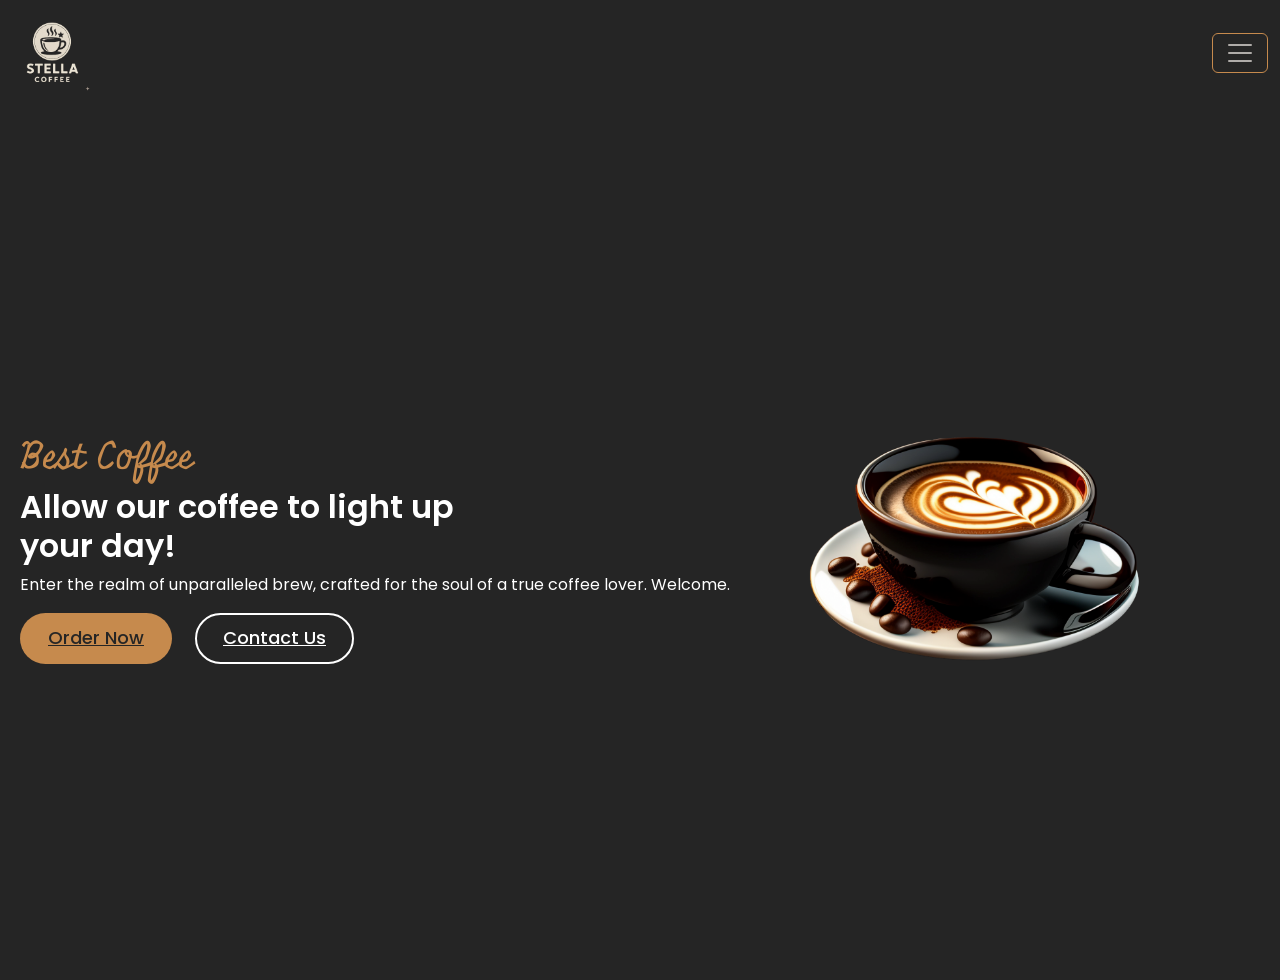
<file: index.html>
<!DOCTYPE html>
<html lang="en">

<head>
    <meta charset="UTF-8">
    <meta name="viewport" content="width=device-width, initial-scale=1.0">
    <title>Coffee Website</title>
    <link rel="stylesheet" href="assets\style.css">
    <!-- logo cf -->
    <link rel="icon" type="image/png" href="assets/images/logo.png">

    <!-- link bootstrap -->
    <link href="https://cdn.jsdelivr.net/npm/bootstrap@5.3.8/dist/css/bootstrap.min.css" rel="stylesheet"
        integrity="sha384-sRIl4kxILFvY47J16cr9ZwB07vP4J8+LH7qKQnuqkuIAvNWLzeN8tE5YBujZqJLB" crossorigin="anonymous">

</head>

<body>
    <header>
        <div class="section-content">
            <nav class="navbar fixed-top" style="background: var(--primary-color);">
                <div class="container-fluid">
                    <a href="index.html" class="navbar-brand">
                        <img src="assets/images/logo.png" style="width: 80px; height: auto;" alt="Logo Coffee">
                    </a>

                    <button class="navbar-toggler" type="button" data-bs-toggle="offcanvas"
                        data-bs-target="#offcanvasNavbarCustom" aria-controls="offcanvasNavbarCustom"
                        aria-label="Toggle navigation" style="border-color: var(--secondary-color);">
                        <span class="navbar-toggler-icon" style="filter: invert(1);"></span>
                    </button>

                    <div class="offcanvas offcanvas-end" tabindex="-1" id="offcanvasNavbarCustom"
                        aria-labelledby="offcanvasNavbarCustomLabel" style="background-color: var(--primary-color);">

                        <div class="offcanvas-header">
                            <h5 class="offcanvas-title" id="offcanvasNavbarCustomLabel"
                                style="color: var(--secondary-color);">MENU</h5>
                            <button type="button" class="btn-close" data-bs-dismiss="offcanvas" aria-label="Close"
                                style="filter: invert(1);"></button>
                        </div>

                        <div class="offcanvas-body">
                            <ul class="navbar-nav justify-content-end flex-grow-1 pe-3">
                                <li class="nav-item">
                                    <a class="nav-link" href="index.html" style="color: var(--white-color);">Home</a>
                                </li>
                                <li class="nav-item">
                                    <a class="nav-link" href="#" style="color: var(--white-color);">About us</a>
                                </li>
                                <li class="nav-item">
                                    <a class="nav-link" href="Menu.html" style="color: var(--white-color);">Menu</a>
                                </li>
                                <li class="nav-item">
                                    <a class="nav-link" href="#" style="color: var(--white-color);">Gallery</a>
                                </li>
                                <li class="nav-item">
                                    <a class="nav-link" href="Contact.html" style="color: var(--white-color);">Contact us</a>
                                </li>
                            </ul>
                        </div>
                    </div>
                </div>
            </nav>
        </div>
    </header>

    <main>
        <section class="hero-section" style="padding-top: 80px;">
            <div class="section-content">
                <div class="hero-details">
                    <h2 class="title">Best Coffee</h2>
                    <h3 class="subtitle">Allow our coffee to light up your day!</h3>
                    <p class="descriptions">Enter the realm of unparalleled brew,
                        crafted for the soul of a true coffee lover. Welcome.</p>

                    <div class="buttons">
                        <a href="Menu.html" class="button order-now">Order Now</a>
                        <a href="Contact.html" class="button contact-us">Contact Us</a>
                    </div>
                </div>
                <div class="hero-image-wrapper">
                    <img src="./coffee-hero-section.png" alt="Hero" class="hero-image">
                </div>
            </div>
        </section>
    </main>
    <!-- bootstrap -->
    <script src="https://cdn.jsdelivr.net/npm/bootstrap@5.3.8/dist/js/bootstrap.bundle.min.js"
        integrity="sha384-FKyoEForCGlyvwx9Hj09JcYn3nv7wiPVlz7YYwJrWVcXK/BmnVDxM+D2scQbITxI"
        crossorigin="anonymous"></script>

</body>

</html>
</file>
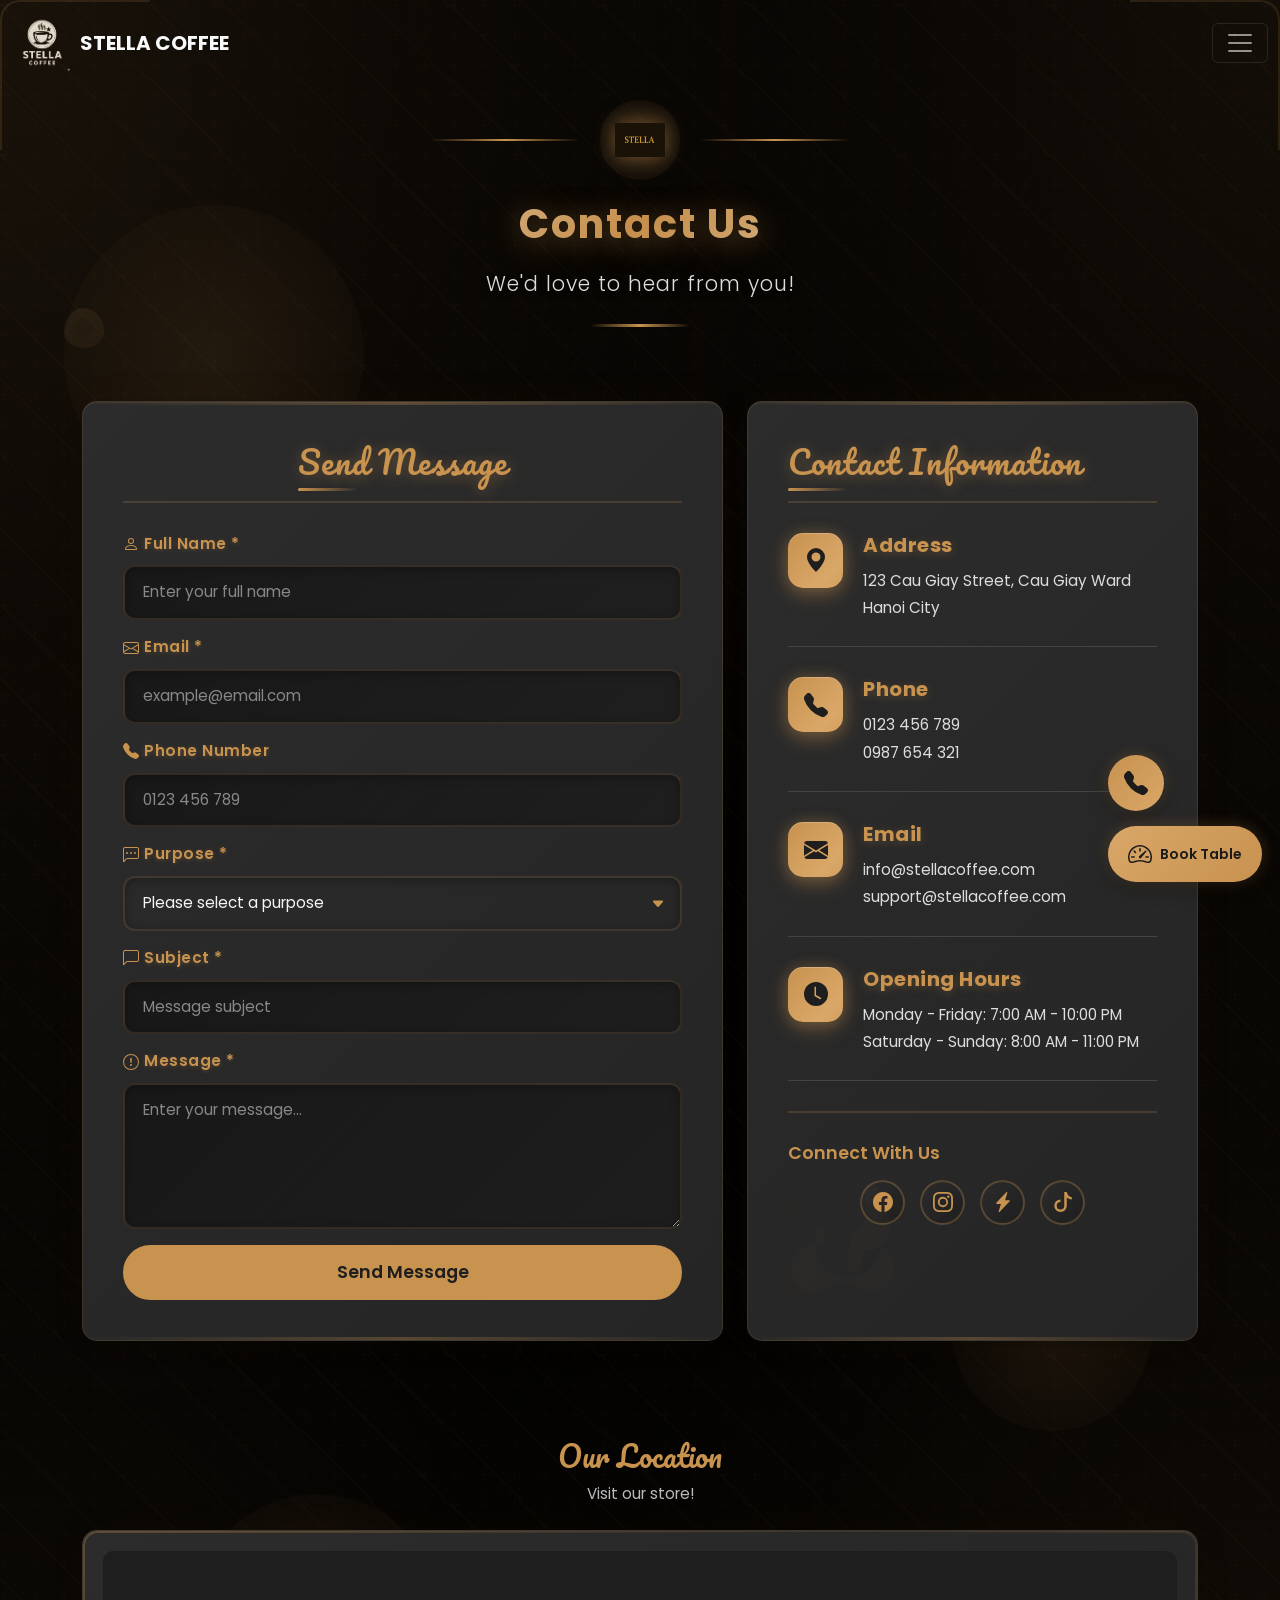
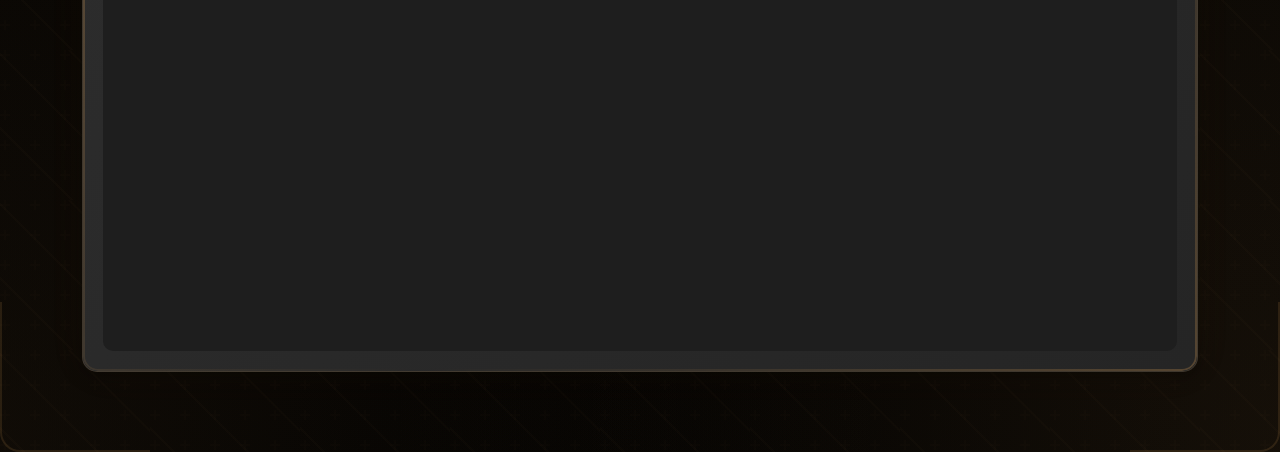
<file: Contact.html>
<!DOCTYPE html>
<html lang="en">

<head>
    <meta charset="UTF-8">
    <meta name="viewport" content="width=device-width, initial-scale=1.0">
    <title>Contact - Stella Coffee</title>
    <link rel="icon" type="image/png" href="assets/images/logo.png">

    <!-- Bootstrap -->
    <link href="https://cdn.jsdelivr.net/npm/bootstrap@5.3.8/dist/css/bootstrap.min.css" rel="stylesheet"
        integrity="sha384-sRIl4kxILFvY47J16cr9ZwB07vP4J8+LH7qKQnuqkuIAvNWLzeN8tE5YBujZqJLB" crossorigin="anonymous">

    <!-- Font đẹp -->
    <link href="https://fonts.googleapis.com/css2?family=Pacifico&family=Poppins:wght@400;600&display=swap"
        rel="stylesheet">

    <!-- Custom CSS -->
    <link rel="stylesheet" href="assets/style.css">
    <link rel="stylesheet" href="assets/contact.css">
</head>

<body>
    <!-- Thanh điều hướng -->
    <header>
        <nav class="navbar fixed-top navbar-dark">
            <div class="container-fluid">
                <a href="index.html" class="navbar-brand d-flex align-items-center">
                    <img src="assets/images/logo.png" alt="Coffee Logo"
                        style="width: 60px; height: auto; margin-right: 8px;">
                    <span class="fw-bold text-light">STELLA COFFEE</span>
                </a>

                <button class="navbar-toggler" type="button" data-bs-toggle="offcanvas"
                    data-bs-target="#offcanvasNavbar" aria-controls="offcanvasNavbar" aria-label="Toggle navigation menu">
                    <span class="navbar-toggler-icon"></span>
                </button>

                <div class="offcanvas offcanvas-end text-bg-dark" tabindex="-1" id="offcanvasNavbar">
                    <div class="offcanvas-header">
                        <h5 class="offcanvas-title">MENU</h5>
                        <button type="button" class="btn-close btn-close-white" data-bs-dismiss="offcanvas"
                            aria-label="Close"></button>
                    </div>
                    <div class="offcanvas-body">
                        <ul class="navbar-nav justify-content-end flex-grow-1 pe-3">
                            <li class="nav-item"><a class="nav-link text-light" href="index.html">Home</a></li>
                            <li class="nav-item"><a class="nav-link text-light" href="#">About</a></li>
                            <li class="nav-item"><a class="nav-link text-light" href="Menu.html">Menu</a></li>
                            <li class="nav-item"><a class="nav-link text-light" href="#">Gallery</a></li>
                            <li class="nav-item"><a class="nav-link text-light active" href="Contact.html">Contact</a>
                            </li>
                        </ul>
                    </div>
                </div>
            </div>
        </nav>
    </header>

    <!-- Nội dung chính -->
    <main>
        <section class="contact-section">
            <!-- Animated Background Shapes -->
            <div class="bg-shape bg-shape-1"></div>
            <div class="bg-shape bg-shape-2"></div>
            <div class="bg-shape bg-shape-3"></div>
            <div class="bg-shape bg-shape-4"></div>
            
            <!-- Decorative Background Elements -->
            <div class="coffee-bean coffee-bean-1"></div>
            <div class="coffee-bean coffee-bean-2"></div>
            <div class="coffee-bean coffee-bean-3"></div>
            <div class="coffee-bean coffee-bean-4"></div>
            <div class="coffee-steam steam-1"></div>
            <div class="coffee-steam steam-2"></div>
            <div class="coffee-steam steam-3"></div>
            
            <!-- Decorative Corner Elements -->
            <div class="decorative-corner corner-top-left"></div>
            <div class="decorative-corner corner-top-right"></div>
            <div class="decorative-corner corner-bottom-left"></div>
            <div class="decorative-corner corner-bottom-right"></div>
            
            <!-- Background Pattern SVG -->
            <div class="bg-pattern"></div>
            
            <div class="container" style="position: relative; z-index: 1;">
                <div class="contact-header text-center fade-in-up">
                    <div class="header-decoration">
                        <div class="decoration-line left-line"></div>
                        <div class="header-icon-wrapper">
                            <div class="icon-glow"></div>
                            <img src="assets/images/logo1.png" alt="Logo Stella Coffee" class="header-logo-icon">
                        </div>
                        <div class="decoration-line right-line"></div>
                    </div>
                    <h1>Contact Us</h1>
                    <p class="subtitle-text">We'd love to hear from you!</p>
                    <div class="header-underline"></div>
                </div>

                <div class="row g-4 mt-4">
                    <!-- Contact Form -->
                    <div class="col-lg-7">
                        <div class="contact-form-wrapper fade-in-left">
                            <div class="form-decoration-top"></div>
                            <div class="form-icon-header">
                                <h2>Send Message</h2>
                            </div>
                            <form id="contactForm" class="contact-form">
                                <div class="form-group-wrapper">
                                    <div class="mb-3">
                                        <label for="name" class="form-label">
                                            <svg xmlns="http://www.w3.org/2000/svg" width="16" height="16" fill="currentColor" viewBox="0 0 16 16" style="margin-right: 5px;">
                                                <path d="M8 8a3 3 0 1 0 0-6 3 3 0 0 0 0 6Zm2-3a2 2 0 1 1-4 0 2 2 0 0 1 4 0Zm4 8c0 1-1 1-1 1H3s-1 0-1-1 1-4 6-4 6 3 6 4Zm-1-.004c-.001-.246-.154-.986-.832-1.664C11.516 10.68 10.289 10 8 10c-2.29 0-3.516.68-4.168 1.332-.678.678-.83 1.418-.832 1.664h10Z"/>
                                            </svg>
                                            Full Name *
                                        </label>
                                        <input type="text" class="form-control" id="name" name="name" required
                                            placeholder="Enter your full name">
                                    </div>
                                    <div class="mb-3">
                                        <label for="email" class="form-label">
                                            <svg xmlns="http://www.w3.org/2000/svg" width="16" height="16" fill="currentColor" viewBox="0 0 16 16" style="margin-right: 5px;">
                                                <path d="M0 4a2 2 0 0 1 2-2h12a2 2 0 0 1 2 2v8a2 2 0 0 1-2 2H2a2 2 0 0 1-2-2V4Zm2-1a1 1 0 0 0-1 1v.217l7 4.2 7-4.2V4a1 1 0 0 0-1-1H2Zm13 2.383-4.708 2.825L15 11.105V5.383Zm-.034 6.876-5.64-3.471L8 9.583l-1.326-.795-5.64 3.47A1 1 0 0 0 2 13h12a1 1 0 0 0 .966-.741ZM1 11.105l4.708-2.897L1 5.383v5.722Z"/>
                                            </svg>
                                            Email *
                                        </label>
                                        <input type="email" class="form-control" id="email" name="email" required
                                            placeholder="example@email.com">
                                    </div>
                                    <div class="mb-3">
                                        <label for="phone" class="form-label">
                                            <svg xmlns="http://www.w3.org/2000/svg" width="16" height="16" fill="currentColor" viewBox="0 0 16 16" style="margin-right: 5px;">
                                                <path fill-rule="evenodd" d="M1.885.511a1.745 1.745 0 0 1 2.61.163L6.29 2.98c.329.423.445.974.315 1.494l-.547 2.19a.678.678 0 0 0 .178.643l2.457 2.457a.678.678 0 0 0 .644.178l2.189-.547a1.745 1.745 0 0 1 1.494.315l2.306 1.794c.829.645.905 1.87.163 2.611l-1.034 1.034c-.74.74-1.846 1.065-2.877.702a18.634 18.634 0 0 1-7.01-4.42 18.634 18.634 0 0 1-4.42-7.009c-.362-1.03-.037-2.137.703-2.877L1.885.511z"/>
                                            </svg>
                                            Phone Number
                                        </label>
                                        <input type="tel" class="form-control" id="phone" name="phone"
                                            placeholder="0123 456 789">
                                    </div>
                                    <div class="mb-3">
                                        <label for="purpose" class="form-label">
                                            <svg xmlns="http://www.w3.org/2000/svg" width="16" height="16" fill="currentColor" viewBox="0 0 16 16" style="margin-right: 5px;">
                                                <path d="M14 1a1 1 0 0 1 1 1v8a1 1 0 0 1-1 1H4.414A2 2 0 0 0 3 11.586l-2 2V2a1 1 0 0 1 1-1h12zM2 0a2 2 0 0 0-2 2v12.793a.5.5 0 0 0 .854.353l2.853-2.853A1 1 0 0 1 4.414 12H14a2 2 0 0 0 2-2V2a2 2 0 0 0-2-2H2z"/>
                                                <path d="M5 6a1 1 0 1 1-2 0 1 1 0 0 1 2 0zm4 0a1 1 0 1 1-2 0 1 1 0 0 1 2 0zm4 0a1 1 0 1 1-2 0 1 1 0 0 1 2 0z"/>
                                            </svg>
                                            Purpose *
                                        </label>
                                        <select class="form-control" id="purpose" name="purpose" required>
                                            <option value="" disabled selected>Please select a purpose</option>
                                            <option value="booking">❤️ Table Reservation</option>
                                            <option value="delivery">🚚 Delivery Order</option>
                                            <option value="event">🎉 Event Organization</option>
                                            <option value="feedback">💬 Feedback / Suggestion</option>
                                            <option value="complaint">⚠️ Complaint</option>
                                            <option value="cooperation">🤝 Business Cooperation</option>
                                            <option value="recruitment">👔 Recruitment</option>
                                            <option value="other">📋 Other</option>
                                        </select>
                                    </div>
                                    <div class="mb-3">
                                        <label for="subject" class="form-label">
                                            <svg xmlns="http://www.w3.org/2000/svg" width="16" height="16" fill="currentColor" viewBox="0 0 16 16" style="margin-right: 5px;">
                                                <path d="M14 1a1 1 0 0 1 1 1v8a1 1 0 0 1-1 1H4.414A2 2 0 0 0 3 11.586l-2 2V2a1 1 0 0 1 1-1h12zM2 0a2 2 0 0 0-2 2v12.793a.5.5 0 0 0 .854.353l2.853-2.853A1 1 0 0 1 4.414 12H14a2 2 0 0 0 2-2V2a2 2 0 0 0-2-2H2z"/>
                                            </svg>
                                            Subject *
                                        </label>
                                        <input type="text" class="form-control" id="subject" name="subject" required
                                            placeholder="Message subject">
                                    </div>
                                    <!-- Honeypot field for spam prevention -->
                                    <input type="text" name="website" id="website" style="position: absolute; left: -9999px;" tabindex="-1" autocomplete="off">
                                    <div class="mb-3">
                                        <label for="message" class="form-label">
                                            <svg xmlns="http://www.w3.org/2000/svg" width="16" height="16" fill="currentColor" viewBox="0 0 16 16" style="margin-right: 5px;">
                                                <path d="M8 15A7 7 0 1 1 8 1a7 7 0 0 1 0 14zm0 1A8 8 0 1 0 8 0a8 8 0 0 0 0 16z"/>
                                                <path d="M7.002 11a1 1 0 1 1 2 0 1 1 0 0 1-2 0zM7.1 4.995a.905.905 0 1 1 1.8 0l-.35 3.507a.552.552 0 0 1-1.1 0L7.1 4.995z"/>
                                            </svg>
                                            Message *
                                        </label>
                                        <textarea class="form-control" id="message" name="message" rows="5" required
                                            placeholder="Enter your message..."></textarea>
                                    </div>
                                    <button type="submit" class="btn-submit">
                                        <span class="btn-text">Send Message</span>
                                        <span class="btn-loader d-none">
                                            <span class="spinner"></span>
                                        </span>
                                    </button>
                                </div>
                            </form>
                            <div class="form-decoration-bottom"></div>
                        </div>
                    </div>

                    <!-- Thông tin liên hệ -->
                    <div class="col-lg-5">
                        <div class="contact-info-wrapper fade-in-right">
                            <div class="info-decoration-top"></div>
                            <!-- Large Coffee Icon Pattern -->
                            <div class="info-large-icon">
                                <svg xmlns="http://www.w3.org/2000/svg" width="150" height="150" fill="#c8924f" viewBox="0 0 16 16" opacity="0.2">
                                    <path d="M5 8a2.5 2.5 0 1 0 2 4h2a2.5 2.5 0 1 0 2-4V6.5a.5.5 0 0 1 1 0V8a3.5 3.5 0 1 1-7 0V6.5a.5.5 0 0 1 1 0V8Z"/>
                                    <path d="M11.89 3.26l-.04-.87a.75.75 0 1 0-1.5.05l.04.87c.07.36.11.73.11 1.15 0 1.38-1.12 2.5-2.5 2.5H8.85l-.38 3.04a.75.75 0 1 0 1.46.32L10.2 8.5h.3c1.38 0 2.5-1.12 2.5-2.5 0-.42-.04-.79-.11-1.15Z"/>
                                    <circle cx="3" cy="12" r="2" fill="#c8924f" opacity="0.3"/>
                                    <circle cx="13" cy="4" r="1.5" fill="#c8924f" opacity="0.3"/>
                                    <circle cx="2" cy="4" r="1" fill="#c8924f" opacity="0.3"/>
                                </svg>
                            </div>
                            <div class="info-icon-header">
                                <h2>Contact Information</h2>
                            </div>

                            <div class="contact-info-item">
                                <div class="contact-icon">
                                    <svg xmlns="http://www.w3.org/2000/svg" width="24" height="24" fill="currentColor"
                                        class="bi bi-geo-alt-fill" viewBox="0 0 16 16">
                                        <path
                                            d="M8 16s6-5.686 6-10A6 6 0 0 0 2 6c0 4.314 6 10 6 10zm0-7a3 3 0 1 1 0-6 3 3 0 0 1 0 6z" />
                                    </svg>
                                </div>
                                <div class="contact-info-details">
                                    <h4>Address</h4>
                                    <p>123 Cau Giay Street, Cau Giay Ward<br> Hanoi City</p>
                                </div>
                            </div>

                            <div class="contact-info-item">
                                <div class="contact-icon">
                                    <svg xmlns="http://www.w3.org/2000/svg" width="24" height="24" fill="currentColor"
                                        class="bi bi-telephone-fill" viewBox="0 0 16 16">
                                        <path fill-rule="evenodd"
                                            d="M1.885.511a1.745 1.745 0 0 1 2.61.163L6.29 2.98c.329.423.445.974.315 1.494l-.547 2.19a.678.678 0 0 0 .178.643l2.457 2.457a.678.678 0 0 0 .644.178l2.189-.547a1.745 1.745 0 0 1 1.494.315l2.306 1.794c.829.645.905 1.87.163 2.611l-1.034 1.034c-.74.74-1.846 1.065-2.877.702a18.634 18.634 0 0 1-7.01-4.42 18.634 18.634 0 0 1-4.42-7.009c-.362-1.03-.037-2.137.703-2.877L1.885.511z" />
                                    </svg>
                                </div>
                                <div class="contact-info-details">
                                    <h4>Phone</h4>
                                    <p><a href="tel:+84123456789">0123 456 789</a></p>
                                    <p><a href="tel:+84987654321">0987 654 321</a></p>
                                </div>
                            </div>

                            <div class="contact-info-item">
                                <div class="contact-icon">
                                    <svg xmlns="http://www.w3.org/2000/svg" width="24" height="24" fill="currentColor"
                                        class="bi bi-envelope-fill" viewBox="0 0 16 16">
                                        <path
                                            d="M.05 3.555A2 2 0 0 1 2 2h12a2 2 0 0 1 1.95 1.555L8 8.414.05 3.555zM0 4.697v7.104l5.803-3.558L0 4.697zM6.761 8.83l-6.57 4.027A2 2 0 0 0 2 14h12a2 2 0 0 0 1.808-1.144l-6.57-4.027L8 9.586l-1.239-.757zm3.436-.586L16 11.801V4.697l-5.803 3.546z" />
                                    </svg>
                                </div>
                                <div class="contact-info-details">
                                    <h4>Email</h4>
                                    <p><a href="mailto:info@stellacoffee.com">info@stellacoffee.com</a></p>
                                    <p><a href="mailto:support@stellacoffee.com">support@stellacoffee.com</a></p>
                                </div>
                            </div>

                            <div class="contact-info-item">
                                <div class="contact-icon">
                                    <svg xmlns="http://www.w3.org/2000/svg" width="24" height="24" fill="currentColor"
                                        class="bi bi-clock-fill" viewBox="0 0 16 16">
                                        <path
                                            d="M16 8A8 8 0 1 1 0 8a8 8 0 0 1 16 0zM8 3.5a.5.5 0 0 0-1 0V9a.5.5 0 0 0 .252.434l3.5 2a.5.5 0 0 0 .496-.868L8 8.71V3.5z" />
                                    </svg>
                                </div>
                                <div class="contact-info-details">
                                    <h4>Opening Hours</h4>
                                    <p>Monday - Friday: 7:00 AM - 10:00 PM<br>Saturday - Sunday: 8:00 AM - 11:00 PM</p>
                                </div>
                            </div>

                            <!-- Social Media Links -->
                            <div class="social-media-section">
                                <h4>Connect With Us</h4>
                                <div class="social-icons">
                                    <a href="#" class="social-icon" title="Facebook">
                                        <svg xmlns="http://www.w3.org/2000/svg" width="20" height="20" fill="currentColor" viewBox="0 0 16 16">
                                            <path d="M16 8.049c0-4.446-3.582-8.05-8-8.05C3.58 0-.002 3.603-.002 8.05c0 4.017 2.926 7.347 6.75 7.951v-5.625h-2.03V8.05H6.75V6.275c0-2.017 1.195-3.131 3.022-3.131.876 0 1.791.157 1.791.157v1.98h-1.009c-.993 0-1.303.621-1.303 1.258v1.51h2.218l-.354 2.326H9.25V16c3.824-.604 6.75-3.934 6.75-7.951z"/>
                                        </svg>
                                    </a>
                                    <a href="#" class="social-icon" title="Instagram">
                                        <svg xmlns="http://www.w3.org/2000/svg" width="20" height="20" fill="currentColor" viewBox="0 0 16 16">
                                            <path d="M8 0C5.829 0 5.556.01 4.703.048 3.85.088 3.269.222 2.76.42a3.917 3.917 0 0 0-1.417.923A3.927 3.927 0 0 0 .42 2.76C.222 3.268.087 3.85.048 4.7.01 5.555 0 5.827 0 8.001c0 2.172.01 2.444.048 3.297.04.852.174 1.433.372 1.942.205.526.478.972.923 1.417.444.445.89.719 1.416.923.51.198 1.09.333 1.942.372C5.555 15.99 5.827 16 8 16s2.444-.01 3.298-.048c.851-.04 1.434-.174 1.943-.372a3.916 3.916 0 0 0 1.416-.923c.445-.445.718-.891.923-1.417.197-.509.332-1.09.372-1.942C15.99 10.445 16 10.173 16 8s-.01-2.445-.048-3.299c-.04-.851-.175-1.433-.372-1.941a3.926 3.926 0 0 0-.923-1.417A3.911 3.911 0 0 0 13.24.42c-.51-.198-1.092-.333-1.943-.372C10.443.01 10.172 0 7.998 0h.003zm-.717 1.442h.718c2.136 0 2.389.007 3.232.046.78.035 1.204.166 1.486.275.373.145.64.319.92.599.28.28.453.546.598.92.11.281.24.705.275 1.485.039.843.047 1.096.047 3.231s-.008 2.389-.047 3.232c-.035.78-.166 1.203-.275 1.485a2.47 2.47 0 0 1-.599.919c-.28.28-.546.453-.92.598-.28.11-.704.24-1.485.276-.843.038-1.096.047-3.232.047s-2.39-.009-3.233-.047c-.78-.036-1.203-.166-1.485-.276a2.478 2.478 0 0 1-.92-.598 2.48 2.48 0 0 1-.6-.92c-.109-.281-.24-.705-.275-1.485-.038-.843-.046-1.096-.046-3.233 0-2.136.008-2.388.046-3.231.036-.78.166-1.204.276-1.486.145-.373.319-.64.599-.92.28-.28.546-.453.92-.598.282-.11.705-.24 1.485-.276.738-.034 1.024-.044 2.515-.045v.002zm4.988 1.328a.96.96 0 1 0 0 1.92.96.96 0 0 0 0-1.92zm-4.27 1.122a4.109 4.109 0 1 0 0 8.217 4.109 4.109 0 0 0 0-8.217zm0 1.441a2.667 2.667 0 1 1 0 5.334 2.667 2.667 0 0 1 0-5.334z"/>
                                        </svg>
                                    </a>
                                    <a href="#" class="social-icon" title="Zalo">
                                        <svg xmlns="http://www.w3.org/2000/svg" width="20" height="20" fill="currentColor" viewBox="0 0 16 16">
                                            <path d="M11.251.068a.5.5 0 0 1 .227.58L9.677 6.5H13a.5.5 0 0 1 .364.843l-8 8.5a.5.5 0 0 1-.842-.49L6.323 9.5H3a.5.5 0 0 1-.364-.843l8-8.5a.5.5 0 0 1 .615-.09z"/>
                                        </svg>
                                    </a>
                                    <a href="#" class="social-icon" title="TikTok">
                                        <svg xmlns="http://www.w3.org/2000/svg" width="20" height="20" fill="currentColor" viewBox="0 0 16 16">
                                            <path d="M9 0h1.98c.144.715.54 1.617 1.235 2.512C12.895 3.389 13.797 4 15 4v2c-1.753 0-3.07-.814-4-1.829V11a5 5 0 1 1-5-5v2a3 3 0 1 0 3 3V0Z"/>
                                        </svg>
                                    </a>
                                </div>
                            </div>
                            <div class="info-decoration-bottom"></div>
                        </div>
                    </div>
                </div>

                <!-- Map Section -->
                <div class="row mt-5">
                    <div class="col-12">
                        <div class="map-wrapper fade-in-up">
                            <div class="map-header text-center mb-4">
                                <h2>Our Location</h2>
                                <p class="map-subtitle">Visit our store!</p>
                            </div>
                            <div class="map-container">
                                <!-- Lazy-load Map -->
                                <div class="map-wrapper-lazy" id="map-section" 
                                    data-src="https://www.google.com/maps/embed?pb=!1m18!1m12!1m3!1d4640.594078069213!2d105.80084557601275!3d21.02815948779765!2m3!1f0!2f0!3f0!3m2!1i1024!2i768!4f13.1!3m3!1m2!1s0x3135ab424a50fff9%3A0xbe3a7f3670c0a45f!2zVHLGsOG7nW5nIMSQ4bqhaSBI4buNYyBHaWFvIFRow7RuZyBW4bqtbiBU4bqjaQ!5e1!3m2!1svi!2s!4v1761988107381!5m2!1svi!2s">
                                    <div class="map-placeholder">
                                        <div class="map-loading-spinner"></div>
                                        <p>Loading map...</p>
                                        <a href="https://www.google.com/maps/search/?api=1&query=123+Cau+Giay+Street,+Cau+Giay+Ward,+Hanoi" 
                                           target="_blank" class="btn-map-directions">
                                            <svg xmlns="http://www.w3.org/2000/svg" width="20" height="20" fill="currentColor" viewBox="0 0 16 16" style="margin-right: 8px;">
                                                <path d="M8 16s6-5.686 6-10A6 6 0 0 0 2 6c0 4.314 6 10 6 10zm0-7a3 3 0 1 1 0-6 3 3 0 0 1 0 6z"/>
                                            </svg>
                                            Get Directions to Stella Coffee
                                        </a>
                                    </div>
                                </div>
                            </div>
                        </div>
                    </div>
                </div>
            </div>
        </section>
    </main>

    <!-- Script Bootstrap -->
    <script src="https://cdn.jsdelivr.net/npm/bootstrap@5.3.8/dist/js/bootstrap.bundle.min.js"
        integrity="sha384-FKyoEForCGlyvwx9Hj09JcYn3nv7wiPVlz7YYwJrWVcXK/BmnVDxM+D2scQbITxI"
        crossorigin="anonymous"></script>

    <!-- Toast Notification -->
    <div id="toast" class="toast-notification" role="alert" aria-live="assertive" aria-atomic="true">
        <div class="toast-content">
            <svg xmlns="http://www.w3.org/2000/svg" width="24" height="24" fill="#c8924f" viewBox="0 0 16 16" class="toast-icon">
                <path d="M16 8A8 8 0 1 1 0 8a8 8 0 0 1 16 0zm-3.97-3.03a.75.75 0 0 0-1.08.022L7.477 9.417 5.384 7.323a.75.75 0 0 0-1.06 1.061L6.97 11.03a.75.75 0 0 0 1.079-.02l3.992-4.99a.75.75 0 0 0-.01-1.05z"/>
            </svg>
            <div class="toast-text">
                <strong>Success!</strong>
                <p>Thank you for contacting us! We will respond within 24 hours.</p>
            </div>
        </div>
    </div>

    <!-- Floating CTA Buttons -->
    <div class="floating-cta-buttons">
        <!-- Call Button -->
        <a href="tel:0123456789" class="floating-call" aria-label="Call now">
            <svg xmlns="http://www.w3.org/2000/svg" width="24" height="24" fill="currentColor" viewBox="0 0 16 16">
                <path fill-rule="evenodd" d="M1.885.511a1.745 1.745 0 0 1 2.61.163L6.29 2.98c.329.423.445.974.315 1.494l-.547 2.19a.678.678 0 0 0 .178.643l2.457 2.457a.678.678 0 0 0 .644.178l2.189-.547a1.745 1.745 0 0 1 1.494.315l2.306 1.794c.829.645.905 1.87.163 2.611l-1.034 1.034c-.74.74-1.846 1.065-2.877.702a18.634 18.634 0 0 1-7.01-4.42 18.634 18.634 0 0 1-4.42-7.009c-.362-1.03-.037-2.137.703-2.877L1.885.511z"/>
            </svg>
        </a>
        <!-- Booking Button -->
        <a href="#contactForm" class="floating-booking" aria-label="Book table now">
            <svg xmlns="http://www.w3.org/2000/svg" width="24" height="24" fill="currentColor" viewBox="0 0 16 16">
                <path d="M8 4a.5.5 0 0 1 .5.5V6a.5.5 0 0 1-1 0V4.5A.5.5 0 0 1 8 4zM3.732 5.732a.5.5 0 0 1 .707 0l.915.914a.5.5 0 1 1-.708.708l-.914-.915a.5.5 0 0 1 0-.707zM2 10a.5.5 0 0 1 .5-.5h1.586a.5.5 0 0 1 0 1H2.5A.5.5 0 0 1 2 10zm9.5 0a.5.5 0 0 1 .5-.5h1.5a.5.5 0 0 1 0 1H12a.5.5 0 0 1-.5-.5zm.754-4.246a.389.389 0 0 0-.527-.02L7.547 9.31a.91.91 0 1 0 1.302 1.258l3.434-4.297a.389.389 0 0 0-.029-.518z"/>
                <path fill-rule="evenodd" d="M0 10a8 8 0 1 1 15.547 2.661c-.442 1.253-1.845 1.602-2.932 1.25C11.309 13.488 9.475 13 8 13c-1.474 0-3.31.488-4.615.911-1.087.352-2.49.003-2.932-1.25A7.988 7.988 0 0 1 0 10zm8-7a7 7 0 0 0-6.603 9.329c.203.575.923.876 1.68.63C4.397 12.533 6.358 12 8 12s3.604.532 4.923.96c.757.245 1.477-.056 1.68-.631A7 7 0 0 0 8 3z"/>
            </svg>
            <span class="btn-label">Book Table</span>
        </a>
    </div>

    <!-- Scripts -->
    <script>
        // Validate and submit form
        const contactForm = document.getElementById('contactForm');
        contactForm.addEventListener('submit', function (e) {
            e.preventDefault();
            
            // Check honeypot (spam prevention)
            const honeypot = document.getElementById('website').value;
            if (honeypot) {
                return; // Spam detected, stop processing
            }
            
            const btn = this.querySelector('.btn-submit');
            const btnText = btn.querySelector('.btn-text');
            const btnLoader = btn.querySelector('.btn-loader');
            
            // Validate form
            if (!this.checkValidity()) {
                this.reportValidity();
                return;
            }
            
            // Show loading state
            btnText.classList.add('d-none');
            btnLoader.classList.remove('d-none');
            btn.disabled = true;
            
            // Simulate form submission (replace with actual API call)
            setTimeout(() => {
                // TODO: Send data to server
                // fetch('/api/contact', { method: 'POST', body: new FormData(this) })
                //   .then(response => response.json())
                //   .then(data => { showToast(); });
                
                // Show notification
                showToast();
                
                // Reset form
                this.reset();
                
                // Reset button
                btnText.classList.remove('d-none');
                btnLoader.classList.add('d-none');
                btn.disabled = false;
            }, 1500);
        });
        
        // Show notification
        function showToast() {
            const toast = document.getElementById('toast');
            toast.classList.add('show');
            setTimeout(() => {
                toast.classList.remove('show');
            }, 4000);
        }
        
        // Lazy load map
        function loadMap() {
            const wrapper = document.getElementById('map-section');
            if (!wrapper || wrapper.classList.contains('loaded')) return;
            
            const src = wrapper.dataset.src;
            const iframe = document.createElement('iframe');
            iframe.src = src;
            iframe.width = "100%";
            iframe.height = "400";
            iframe.style.border = "0";
            iframe.loading = "lazy";
            iframe.allowFullscreen = true;
            iframe.referrerPolicy = "no-referrer-when-downgrade";
            
            wrapper.innerHTML = '';
            wrapper.appendChild(iframe);
            wrapper.classList.add('loaded');
        }
        
        // Observe intersection to load map when scrolling
        if ('IntersectionObserver' in window) {
            const mapObserver = new IntersectionObserver(entries => {
                if (entries[0].isIntersecting) {
                    loadMap();
                    mapObserver.disconnect();
                }
            }, { threshold: 0.2 });
            
            const mapSection = document.getElementById('map-section');
            if (mapSection) {
                mapObserver.observe(mapSection);
            }
        } else {
            // Dự phòng cho trình duyệt cũ
            window.addEventListener('load', loadMap);
        }
        
        // Cuộn mượt cho nút đặt bàn
        document.querySelectorAll('a[href^="#"]').forEach(anchor => {
            anchor.addEventListener('click', function (e) {
                const href = this.getAttribute('href');
                if (href === '#') return;
                
                const target = document.querySelector(href);
                if (target) {
                    e.preventDefault();
                    target.scrollIntoView({
                        behavior: 'smooth',
                        block: 'start'
                    });
                }
            });
        });
    </script>
</body>

</html>
</file>
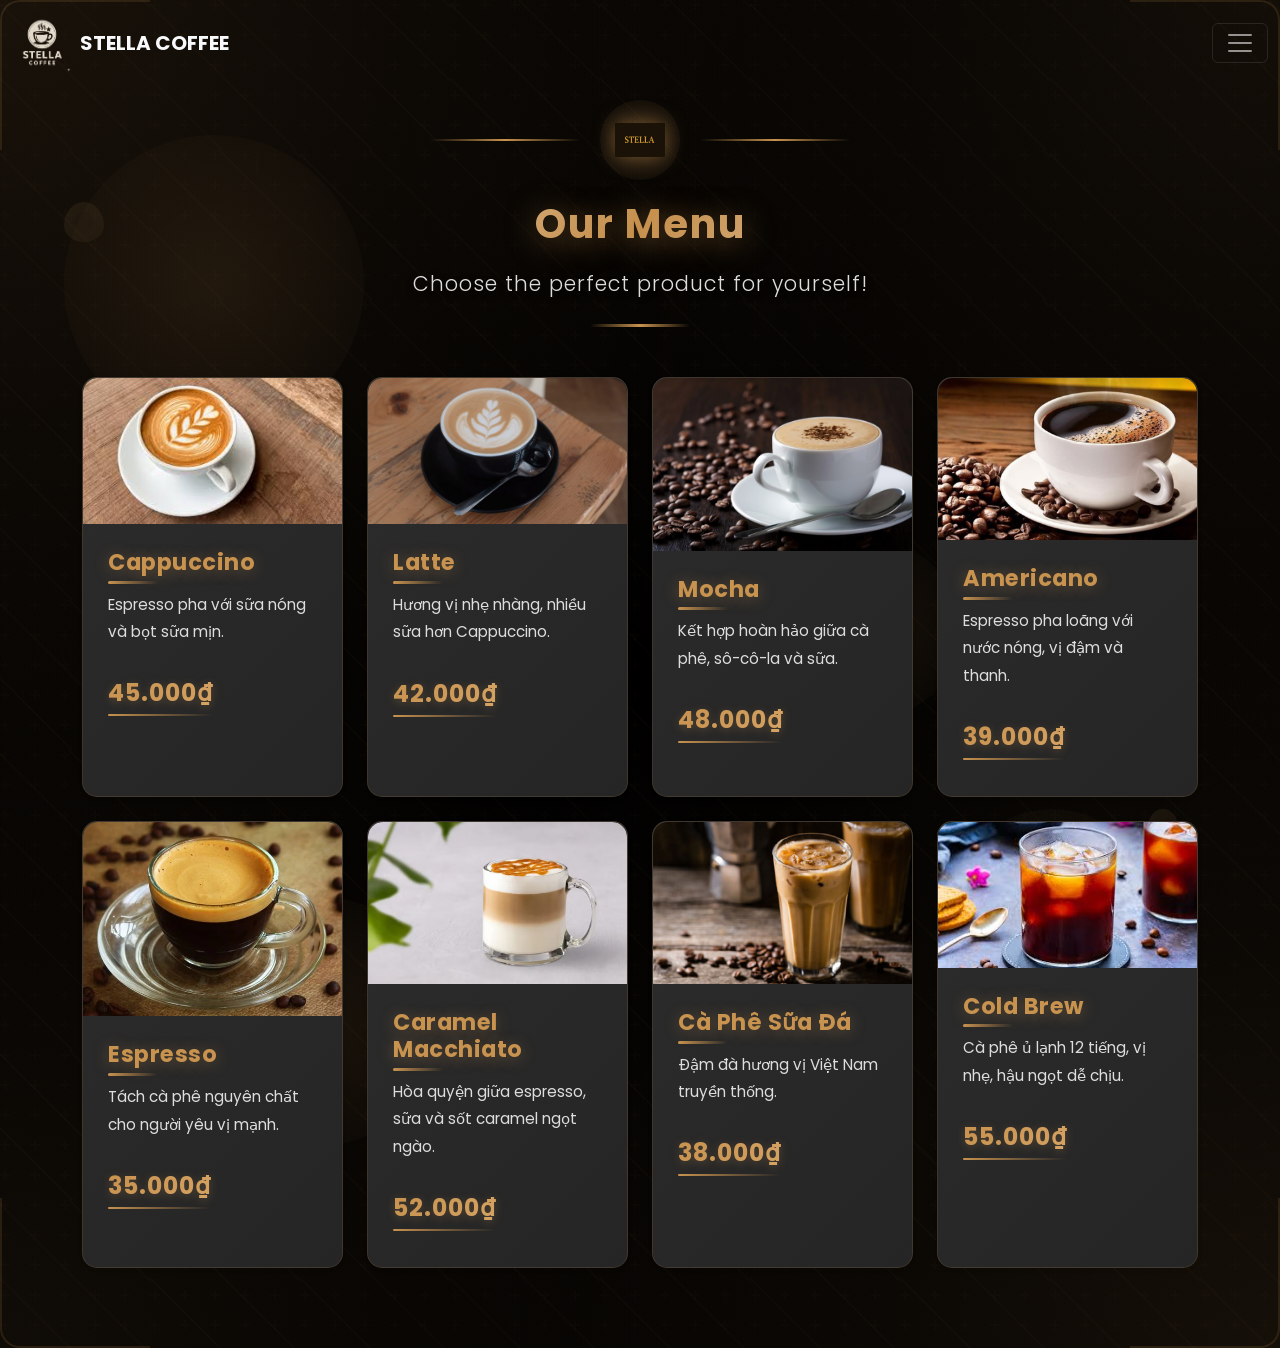
<file: Menu.html>
<!DOCTYPE html>
<html lang="vi">

<head>
    <meta charset="UTF-8">
    <meta name="viewport" content="width=device-width, initial-scale=1.0">
    <title>Menu - Stella Coffee</title>
    <link rel="icon" type="image/png" href="assets/images/logo.png">

    <!-- Bootstrap -->
    <link href="https://cdn.jsdelivr.net/npm/bootstrap@5.3.8/dist/css/bootstrap.min.css" rel="stylesheet"
        integrity="sha384-sRIl4kxILFvY47J16cr9ZwB07vP4J8+LH7qKQnuqkuIAvNWLzeN8tE5YBujZqJLB" crossorigin="anonymous">

    <!-- Font đẹp -->
    <link href="https://fonts.googleapis.com/css2?family=Pacifico&family=Poppins:wght@400;600&display=swap"
        rel="stylesheet">

    <!-- Custom CSS -->
    <link rel="stylesheet" href="assets/style.css">
    <link rel="stylesheet" href="assets/menu.css">
</head>

<body>
    <!-- Thanh điều hướng -->
    <header>
        <nav class="navbar fixed-top navbar-dark">
            <div class="container-fluid">
                <a href="index.html" class="navbar-brand d-flex align-items-center">
                    <img src="assets/images/logo.png" alt="Logo Coffee"
                        style="width: 60px; height: auto; margin-right: 8px;">
                    <span class="fw-bold text-light">STELLA COFFEE</span>
                </a>

                <button class="navbar-toggler" type="button" data-bs-toggle="offcanvas"
                    data-bs-target="#offcanvasNavbar" aria-controls="offcanvasNavbar" aria-label="Toggle navigation">
                    <span class="navbar-toggler-icon"></span>
                </button>

                <div class="offcanvas offcanvas-end text-bg-dark" tabindex="-1" id="offcanvasNavbar">
                    <div class="offcanvas-header">
                        <h5 class="offcanvas-title">MENU</h5>
                        <button type="button" class="btn-close btn-close-white" data-bs-dismiss="offcanvas"
                            aria-label="Close"></button>
                    </div>
                    <div class="offcanvas-body">
                        <ul class="navbar-nav justify-content-end flex-grow-1 pe-3">
                            <li class="nav-item"><a class="nav-link text-light" href="index.html">Trang chủ</a></li>
                            <li class="nav-item"><a class="nav-link text-light" href="#">Giới thiệu</a></li>
                            <li class="nav-item"><a class="nav-link text-light active" href="Menu.html">Menu</a></li>
                            <li class="nav-item"><a class="nav-link text-light" href="#">Thư viện</a></li>
                            <li class="nav-item"><a class="nav-link text-light" href="Contact.html">Liên hệ</a></li>
                        </ul>
                    </div>
                </div>
            </div>
        </nav>
    </header>

    <!-- Nội dung chính -->
    <main>
        <section class="menu-section">
            <!-- Animated Background Shapes -->
            <div class="bg-shape bg-shape-1"></div>
            <div class="bg-shape bg-shape-2"></div>
            <div class="bg-shape bg-shape-3"></div>
            <div class="bg-shape bg-shape-4"></div>
            
            <!-- Decorative Background Elements -->
            <div class="coffee-bean coffee-bean-1"></div>
            <div class="coffee-bean coffee-bean-2"></div>
            <div class="coffee-bean coffee-bean-3"></div>
            <div class="coffee-bean coffee-bean-4"></div>
            <div class="coffee-steam steam-1"></div>
            <div class="coffee-steam steam-2"></div>
            <div class="coffee-steam steam-3"></div>
            
            <!-- Decorative Corner Elements -->
            <div class="decorative-corner corner-top-left"></div>
            <div class="decorative-corner corner-top-right"></div>
            <div class="decorative-corner corner-bottom-left"></div>
            <div class="decorative-corner corner-bottom-right"></div>
            
            <!-- Background Pattern SVG -->
            <div class="bg-pattern"></div>
            
            <div class="container">
                <div class="menu-header text-center fade-in-up">
                    <div class="header-decoration">
                        <div class="decoration-line left-line"></div>
                        <div class="header-icon-wrapper">
                            <div class="icon-glow"></div>
                            <img src="assets/images/logo1.png" alt="Logo Stella Coffee" class="header-logo-icon">
                        </div>
                        <div class="decoration-line right-line"></div>
                    </div>
                    <h1>Our Menu</h1>
                    <p class="subtitle-text">Choose the perfect product for yourself!</p>
                    <div class="header-underline"></div>
                </div>

                <div class="row g-4 justify-content-center">
                    <!-- Sản phẩm 1 -->
                    <div class="col-md-3 col-sm-6">
                        <div class="card h-100 shadow-sm">
                            <img src="assets/images/capuccino.jpg" class="card-img-top" alt="Cappuccino">
                            <div class="card-body">
                                <h5 class="card-title">Cappuccino</h5>
                                <p class="card-text">Espresso pha với sữa nóng và bọt sữa mịn.</p>
                                <p class="price">45.000₫</p>
                            </div>
                        </div>
                    </div>

                    <!-- Sản phẩm 2 -->
                    <div class="col-md-3 col-sm-6">
                        <div class="card h-100 shadow-sm">
                            <img src="assets/images/latte.jpg" class="card-img-top" alt="Latte">
                            <div class="card-body">
                                <h5 class="card-title">Latte</h5>
                                <p class="card-text">Hương vị nhẹ nhàng, nhiều sữa hơn Cappuccino.</p>
                                <p class="price">42.000₫</p>
                            </div>
                        </div>
                    </div>

                    <!-- Sản phẩm 3 -->
                    <div class="col-md-3 col-sm-6">
                        <div class="card h-100 shadow-sm">
                            <img src="assets/images/mocha.jpg" class="card-img-top" alt="Mocha">
                            <div class="card-body">
                                <h5 class="card-title">Mocha</h5>
                                <p class="card-text">Kết hợp hoàn hảo giữa cà phê, sô-cô-la và sữa.</p>
                                <p class="price">48.000₫</p>
                            </div>
                        </div>
                    </div>

                    <!-- Sản phẩm 4 -->
                    <div class="col-md-3 col-sm-6">
                        <div class="card h-100 shadow-sm">
                            <img src="assets/images/americano.jpg" class="card-img-top" alt="Americano">
                            <div class="card-body">
                                <h5 class="card-title">Americano</h5>
                                <p class="card-text">Espresso pha loãng với nước nóng, vị đậm và thanh.</p>
                                <p class="price">39.000₫</p>
                            </div>
                        </div>
                    </div>

                    <!-- Sản phẩm 5 -->
                    <div class="col-md-3 col-sm-6">
                        <div class="card h-100 shadow-sm">
                            <img src="assets/images/Espresso.webp" class="card-img-top" alt="Espresso">
                            <div class="card-body">
                                <h5 class="card-title">Espresso</h5>
                                <p class="card-text">Tách cà phê nguyên chất cho người yêu vị mạnh.</p>
                                <p class="price">35.000₫</p>
                            </div>
                        </div>
                    </div>

                    <!-- Sản phẩm 6 -->
                    <div class="col-md-3 col-sm-6">
                        <div class="card h-100 shadow-sm">
                            <img src="assets/images/Caramel Macchiato.jpg" class="card-img-top" alt="Caramel Macchiato">
                            <div class="card-body">
                                <h5 class="card-title">Caramel Macchiato</h5>
                                <p class="card-text">Hòa quyện giữa espresso, sữa và sốt caramel ngọt ngào.</p>
                                <p class="price">52.000₫</p>
                            </div>
                        </div>
                    </div>

                    <!-- Sản phẩm 7 -->
                    <div class="col-md-3 col-sm-6">
                        <div class="card h-100 shadow-sm">
                            <img src="assets/images/Cà Phê Sữa Đá.jpg" class="card-img-top" alt="Vietnamese Coffee">
                            <div class="card-body">
                                <h5 class="card-title">Cà Phê Sữa Đá</h5>
                                <p class="card-text">Đậm đà hương vị Việt Nam truyền thống.</p>
                                <p class="price">38.000₫</p>
                            </div>
                        </div>
                    </div>

                    <!-- Sản phẩm 8 -->
                    <div class="col-md-3 col-sm-6">
                        <div class="card h-100 shadow-sm">
                            <img src="assets/images/Cold Brew.jpg" class="card-img-top" alt="Cold Brew">
                            <div class="card-body">
                                <h5 class="card-title">Cold Brew</h5>
                                <p class="card-text">Cà phê ủ lạnh 12 tiếng, vị nhẹ, hậu ngọt dễ chịu.</p>
                                <p class="price">55.000₫</p>
                            </div>
                        </div>
                    </div>
                </div>
            </div>
        </section>
    </main>

    <!-- Script Bootstrap -->
    <script src="https://cdn.jsdelivr.net/npm/bootstrap@5.3.8/dist/js/bootstrap.bundle.min.js"
        integrity="sha384-FKyoEForCGlyvwx9Hj09JcYn3nv7wiPVlz7YYwJrWVcXK/BmnVDxM+D2scQbITxI"
        crossorigin="anonymous"></script>
</body>

</html>
</file>
<file: assets/style.css>
/* Importing Google fonts */
@import url("https://fonts.googleapis.com/css2?family=Miniver&family=Poppins:ital,wght@0,400;0,500;0,600;0,700;1,400&display=swap");
* {
  margin: 0;
  padding: 0;
  box-sizing: border-box;
  font-family: "Poppins", sans-serif;
}

:root {
  /* Colors - Tông Đen/Vàng Đồng */
  --white-color: #fff;
  --dark-color: #faf3e0; /* Màu Kem/Trắng Sáng cho chữ trên nền Tối */
  --primary-color: #252525; /* Màu Đen làm nền chính */
  --secondary-color: #c68a4d; /* Màu Vàng Đồng/Caramel làm điểm nhấn */
  --light-pink-color: #faf4f5;
  --medium-gray-color: #ccc;
  /* Font size */
  --font-size-s: 0.9rem;
  --font-size-n: 1rem;
  --font-size-m: 1.12rem;
  --font-size-l: 1.5rem;
  --font-size-xl: 2rem;
  --font-size-xxl: 2.3rem;
  /* Font weight */
  --font-weight-normal: 400;
  --font-weight-medium: 500;
  --font-weight-semibold: 600;
  --font-weight-bold: 700;
  /* Border radius */
  --border-radius-s: 8px;
  --border-radius-m: 30px;
  --border-radius-circle: 50%;
  /* Site max width */
  --site-max-width: 1300px;
}
html {
  scroll-behavior: smooth;
}
/*Stylings for whole site*/
ul {
  list-style: none;
}

a {
  text-decoration: none;
}

button {
  cursor: pointer;
  border: none;
  background: none;
}

img {
  width: 100%;
}

.section-content {
  margin: 0 auto;
  padding: 0px 20px;
  max-width: var(--site-max-width);
}

/* ------------------------------------ */
/* Navbar styling (Đã được điều chỉnh cho phù hợp với Bootstrap) */
/* ------------------------------------ */
header {
  position: relative;
  width: 100%;
  z-index: 5;
  /* Background: Mặc định là primary-color (Đen), nhưng sẽ được đặt lại trong thẻ <nav> HTML */
  background: var(--primary-color);
}

/* Các style Navbar cũ đã được thay thế bằng style Bootstrap,
   chỉ giữ lại style logo và link hover/active tự custom */

.navbar .nav-menu .nav-link {
  padding: 10px 18px;
  /* color đã được set inline trong HTML để tương thích Bootstrap, 
     nhưng giữ lại style này để dự phòng hoặc cho các trạng thái khác */
  color: var(--white-color);
  font-size: var(--font-size-m);
  border-radius: var(--border-radius-m);
  transition: 0.3s ease;
}

/* Hiệu ứng hover cho menu item */
.navbar .nav-menu .nav-link:hover {
  color: var(--primary-color) !important; /* Đổi thành màu nền chính (Đen) */
  background: var(--secondary-color); /* Nền vàng đồng nổi bật */
}

/* ------------------------------------ */
/* Hero section styling */
/* ------------------------------------ */
.hero-section {
  min-height: 100vh;
  background: var(--primary-color); /* Nền Đen */
}
.hero-section .section-content {
  display: flex;
  padding-top: 40px;
  align-items: center;
  min-height: 100vh;
  justify-content: space-between;
}
.hero-section .hero-details {
  color: var(--white-color); /* Chữ trắng trên nền đen */
}
.hero-section .hero-details .title {
  font-size: var(--font-size-xxl);
  color: var(--secondary-color); /* Tiêu đề Vàng Đồng */
  font-family: "Miniver", sans-serif;
}
.hero-section .hero-details .subtitle {
  margin-top: 8px;
  max-width: 70%;
  font-size: var(--font-size-xl);
  font-weight: var(--font-weight-semibold);
}
.hero-section .hero-details .description {
  max-width: 70%;
  margin: 24px 0 40px;
  font-size: var(--font-size-m);
}
.hero-section .hero-details .buttons {
  display: flex;
  gap: 23px;
}
/* Nút Order Now (Màu nhấn) */
.hero-section .hero-details .button {
  padding: 10px 26px;
  display: block;
  border: 2px solid transparent;
  border-radius: var(--border-radius-m);
  background: var(--secondary-color); /* Nền Vàng Đồng */
  color: var(--primary-color); /* Chữ Đen */
  font-size: var(--font-size-m);
  font-weight: var(--font-weight-medium);
  transition: 0.3s ease;
}
/* Hiệu ứng hover cho nút Order Now */
.hero-section .hero-details .button:hover,
.hero-section .hero-details .button.contact-us {
  color: var(--white-color); /* Chữ Trắng */
  border-color: var(--white-color);
  background: transparent;
}
/* Nút Contact Us (Nền trong suốt, viền trắng) */
.hero-section .hero-details .button.contact-us:hover {
  color: var(--primary-color); /* Chữ Đen */
  background: var(--secondary-color); /* Nền Vàng Đồng */
  border-color: var(--secondary-color);
}
.hero-section .hero-image-wrapper {
  max-width: 500px;
  margin-right: 30px;
}
/* ------------------------------------ */
/* Menu section styling (Cơ bản)        */
/* ------------------------------------ */
.menu-section {
  min-height: 100vh;
  background: var(--primary-color); /* Nền Đen */
}
</file>
<file: assets/contact.css>
/* Contact Section Styling */
.contact-section {
    min-height: 100vh;
    padding-top: 100px;
    padding-bottom: 80px;
    background-color: #000000;
    color: #f5f5f5;
    font-family: "Poppins", sans-serif;
    position: relative;
    overflow: hidden;
    /* Black Background với subtle gradients */
    background: 
        /* Subtle radial gradients for depth */
        radial-gradient(ellipse at top left, rgba(200, 146, 79, 0.05) 0%, transparent 40%),
        radial-gradient(ellipse at top right, rgba(200, 146, 79, 0.04) 0%, transparent 40%),
        radial-gradient(ellipse at bottom left, rgba(200, 146, 79, 0.03) 0%, transparent 40%),
        radial-gradient(ellipse at bottom right, rgba(200, 146, 79, 0.04) 0%, transparent 40%),
        /* Base black */
        #000000;
    background-size: 100% 100%, 100% 100%, 100% 100%, 100% 100%, 100% 100%;
}

.contact-section::before {
    content: '';
    position: absolute;
    top: 0;
    left: 0;
    right: 0;
    bottom: 0;
    /* Subtle gradient overlays trên nền đen */
    background: 
        /* Radial gradients for subtle depth */
        radial-gradient(ellipse at top left, rgba(200, 146, 79, 0.08) 0%, transparent 50%),
        radial-gradient(ellipse at top right, rgba(200, 146, 79, 0.06) 0%, transparent 50%),
        radial-gradient(ellipse at bottom left, rgba(200, 146, 79, 0.05) 0%, transparent 50%),
        radial-gradient(ellipse at bottom right, rgba(200, 146, 79, 0.07) 0%, transparent 50%),
        /* Diagonal pattern rất subtle */
        repeating-linear-gradient(
            45deg,
            transparent,
            transparent 50px,
            rgba(200, 146, 79, 0.02) 50px,
            rgba(200, 146, 79, 0.02) 52px
        );
    background-size: 100% 100%, 100% 100%, 100% 100%, 100% 100%, 150px 150px;
    z-index: 0;
    pointer-events: none;
    /* animation: backgroundPulse 15s ease-in-out infinite; */
}

/* Animated Background Pattern Overlay */
.contact-section::after {
    content: '';
    position: absolute;
    top: 0;
    left: 0;
    right: 0;
    bottom: 0;
    background-image: 
        /* Coffee bean pattern overlay - rất subtle trên nền đen */
        repeating-conic-gradient(
            from 0deg at 50% 50%,
            transparent 0deg,
            rgba(200, 146, 79, 0.015) 5deg,
            transparent 10deg,
            transparent 360deg
        );
    opacity: 0.4;
    z-index: 0;
    pointer-events: none;
    mix-blend-mode: overlay;
}

@keyframes backgroundPulse {
    0%, 100% {
        transform: scale(1) rotate(0deg);
        opacity: 0.5;
    }
    50% {
        transform: scale(1.2) rotate(180deg);
        opacity: 0.3;
    }
}

@keyframes spin {
    from {
        transform: rotate(0deg);
    }
    to {
        transform: rotate(360deg);
    }
}

/* Floating Coffee Beans Animation */
.coffee-bean {
    position: absolute;
    width: 40px;
    height: 40px;
    background: linear-gradient(135deg, #8b6f47 0%, #5c4427 100%);
    border-radius: 50% 50% 50% 50% / 60% 60% 40% 40%;
    opacity: 0.15;
    /* animation: float 15s infinite ease-in-out; */
    z-index: 0;
}

.coffee-bean::before {
    content: '';
    position: absolute;
    width: 20px;
    height: 20px;
    background: #5c4427;
    border-radius: 50%;
    top: 10px;
    left: 10px;
    opacity: 0.5;
}

.coffee-bean-1 {
    top: 15%;
    left: 5%;
    animation-delay: 0s;
}

.coffee-bean-2 {
    top: 60%;
    right: 8%;
    animation-delay: 3s;
    width: 30px;
    height: 30px;
}

.coffee-bean-3 {
    bottom: 20%;
    left: 10%;
    animation-delay: 6s;
    width: 35px;
    height: 35px;
}

.coffee-bean-4 {
    top: 40%;
    right: 15%;
    animation-delay: 9s;
    width: 25px;
    height: 25px;
}

@keyframes float {
    0%, 100% {
        transform: translateY(0px) rotate(0deg);
    }
    25% {
        transform: translateY(-30px) rotate(90deg);
    }
    50% {
        transform: translateY(-60px) rotate(180deg);
    }
    75% {
        transform: translateY(-30px) rotate(270deg);
    }
}

/* Coffee Steam Animation */
.coffee-steam {
    position: absolute;
    width: 3px;
    height: 40px;
    background: linear-gradient(to top, rgba(200, 146, 79, 0.1), transparent);
    border-radius: 50% 50% 50% 50% / 60% 60% 40% 40%;
    opacity: 0.2;
    /* animation: steam-rise 8s infinite ease-in-out; */
}

.steam-1 {
    top: 10%;
    left: 20%;
    animation-delay: 0s;
}

.steam-2 {
    top: 25%;
    right: 25%;
    animation-delay: 2s;
    height: 50px;
}

.steam-3 {
    bottom: 15%;
    right: 15%;
    animation-delay: 4s;
    height: 35px;
}

@keyframes steam-rise {
    0% {
        transform: translateY(0) scaleX(1);
        opacity: 0.2;
    }
    50% {
        transform: translateY(-50px) scaleX(1.5);
        opacity: 0.05;
    }
    100% {
        transform: translateY(-100px) scaleX(2);
        opacity: 0;
    }
}

/* Decorative Corners */
/* Background Shapes */
.bg-shape {
    position: absolute;
    border-radius: 50%;
    background: radial-gradient(circle, rgba(200, 146, 79, 0.1), transparent);
    z-index: 0;
    /* animation: shapeFloat 20s infinite ease-in-out; */
    pointer-events: none;
}

.bg-shape-1 {
    width: 300px;
    height: 300px;
    top: 10%;
    left: 5%;
    animation-delay: 0s;
}

.bg-shape-2 {
    width: 200px;
    height: 200px;
    top: 60%;
    right: 10%;
    animation-delay: 5s;
}

.bg-shape-3 {
    width: 250px;
    height: 250px;
    bottom: 15%;
    left: 15%;
    animation-delay: 10s;
}

.bg-shape-4 {
    width: 180px;
    height: 180px;
    top: 40%;
    right: 25%;
    animation-delay: 15s;
}

@keyframes shapeFloat {
    0%, 100% {
        transform: translate(0, 0) scale(1);
        opacity: 0.3;
    }
    33% {
        transform: translate(30px, -30px) scale(1.1);
        opacity: 0.5;
    }
    66% {
        transform: translate(-20px, 20px) scale(0.9);
        opacity: 0.4;
    }
}

/* Background Pattern */
.bg-pattern {
    position: absolute;
    top: 0;
    left: 0;
    right: 0;
    bottom: 0;
    background-image: 
        url("data:image/svg+xml,%3Csvg width='60' height='60' viewBox='0 0 60 60' xmlns='http://www.w3.org/2000/svg'%3E%3Cg fill='none' fill-rule='evenodd'%3E%3Cg fill='%23c8924f' fill-opacity='0.03'%3E%3Cpath d='M36 34v-4h-2v4h-4v2h4v4h2v-4h4v-2h-4zm0-30V0h-2v4h-4v2h4v4h2V6h4V4h-4zM6 34v-4H4v4H0v2h4v4h2v-4h4v-2H6zM6 4V0H4v4H0v2h4v4h2V6h4V4H6z'/%3E%3C/g%3E%3C/g%3E%3C/svg%3E");
    opacity: 0.5;
    z-index: 0;
    pointer-events: none;
    /* animation: patternMove 30s linear infinite; */
}

@keyframes patternMove {
    0% {
        background-position: 0 0;
    }
    100% {
        background-position: 60px 60px;
    }
}

.decorative-corner {
    position: absolute;
    width: 150px;
    height: 150px;
    border: 2px solid rgba(200, 146, 79, 0.15);
    z-index: 0;
}

.corner-top-left {
    top: 0;
    left: 0;
    border-right: none;
    border-bottom: none;
    border-top-left-radius: 20px;
}

.corner-top-right {
    top: 0;
    right: 0;
    border-left: none;
    border-bottom: none;
    border-top-right-radius: 20px;
}

.corner-bottom-left {
    bottom: 0;
    left: 0;
    border-right: none;
    border-top: none;
    border-bottom-left-radius: 20px;
}

.corner-bottom-right {
    bottom: 0;
    right: 0;
    border-left: none;
    border-top: none;
    border-bottom-right-radius: 20px;
}

/* Header Styling */
.contact-header {
    margin-bottom: 50px;
    position: relative;
    z-index: 1;
}

/* Header Banner */
.header-banner-wrapper {
    position: absolute;
    top: -35px;
    left: 50%;
    transform: translateX(-50%);
    display: flex;
    justify-content: center;
    align-items: center;
    /* animation: fadeInDown 1s ease-out; */
    z-index: 10;
}

.header-banner-img {
    width: 120px;
    height: auto;
    border-radius: 10px;
    box-shadow: 
        0 5px 20px rgba(0, 0, 0, 0.4),
        0 0 15px rgba(200, 146, 79, 0.2);
    transition: all 0.3s ease;
    object-fit: contain;
}

.header-banner-img:hover {
    transform: translateY(-3px) scale(1.05);
    box-shadow: 
        0 8px 30px rgba(0, 0, 0, 0.5),
        0 0 25px rgba(200, 146, 79, 0.3);
}

@keyframes fadeInDown {
    from {
        opacity: 0;
        transform: translateY(-30px);
    }
    to {
        opacity: 1;
        transform: translateY(0);
    }
}

.header-decoration {
    display: flex;
    align-items: center;
    justify-content: center;
    gap: 20px;
    margin-bottom: 20px;
}

.decoration-line {
    height: 2px;
    background: linear-gradient(to right, transparent, #c8924f, transparent);
    flex: 1;
    max-width: 150px;
    /* animation: lineExpand 2s ease-in-out; */
}

@keyframes lineExpand {
    from {
        width: 0;
        opacity: 0;
    }
    to {
        width: 100%;
        opacity: 1;
    }
}

.header-icon-wrapper {
    position: relative;
    padding: 15px;
    display: flex;
    flex-direction: column;
    align-items: center;
    gap: 10px;
}

.icon-glow {
    position: absolute;
    top: 50%;
    left: 50%;
    transform: translate(-50%, -50%);
    width: 80px;
    height: 80px;
    background: radial-gradient(circle, rgba(200, 146, 79, 0.2), transparent);
    border-radius: 50%;
    /* animation: pulse 2s infinite; */
}

@keyframes pulse {
    0%, 100% {
        transform: translate(-50%, -50%) scale(1);
        opacity: 0.3;
    }
    50% {
        transform: translate(-50%, -50%) scale(1.2);
        opacity: 0.1;
    }
}

.coffee-icon {
    position: relative;
    z-index: 1;
    filter: drop-shadow(0 0 10px rgba(200, 146, 79, 0.5));
    /* animation: iconFloat 3s ease-in-out infinite; */
}

.header-logo-icon {
    width: 50px;
    height: 50px;
    object-fit: contain;
    position: relative;
    z-index: 1;
    filter: drop-shadow(0 0 10px rgba(200, 146, 79, 0.5));
    transition: all 0.3s ease;
}

.header-logo-icon:hover {
    transform: scale(1.1);
    filter: drop-shadow(0 0 15px rgba(200, 146, 79, 0.7));
}

.header-banner-icon {
    width: 60px;
    height: auto;
    max-height: 35px;
    object-fit: contain;
    position: relative;
    z-index: 1;
    margin-top: 5px;
    filter: drop-shadow(0 0 8px rgba(200, 146, 79, 0.4));
    /* animation: iconFloat 3s ease-in-out infinite 1.5s; */
    transition: all 0.3s ease;
    opacity: 0.9;
}

.header-banner-icon:hover {
    transform: scale(1.1) translateY(-5px);
    filter: drop-shadow(0 0 12px rgba(200, 146, 79, 0.6));
    opacity: 1;
}

@keyframes iconFloat {
    0%, 100% {
        transform: translateY(0);
    }
    50% {
        transform: translateY(-10px);
    }
}

.contact-header h1 {
    font-size: 2.5rem;
    font-weight: 700;
    background: linear-gradient(135deg, #f5f5f5 0%, #c8924f 50%, #f5f5f5 100%);
    -webkit-background-clip: text;
    -webkit-text-fill-color: transparent;
    background-clip: text;
    margin-bottom: 20px;
    text-shadow: 0 4px 30px rgba(200, 146, 79, 0.5);
    letter-spacing: 2px;
    position: relative;
    /* animation: textGlow 3s ease-in-out infinite; */
    font-family: "Poppins", sans-serif;
}

@keyframes textGlow {
    0%, 100% {
        filter: brightness(1);
    }
    50% {
        filter: brightness(1.2);
    }
}

.subtitle-text {
    font-size: 1.3rem;
    color: #ddd;
    margin-bottom: 25px;
    font-weight: 300;
    letter-spacing: 1px;
    text-shadow: 0 2px 10px rgba(0, 0, 0, 0.3);
}

.header-underline {
    width: 100px;
    height: 3px;
    background: linear-gradient(to right, transparent, #c8924f, transparent);
    margin: 20px auto 0;
    border-radius: 2px;
}

/* Contact Form Wrapper */
.contact-form-wrapper {
    background: linear-gradient(135deg, #2c2c2c 0%, #252525 100%);
    padding: 40px;
    border-radius: 15px;
    box-shadow: 
        0 4px 15px rgba(0, 0, 0, 0.4),
        inset 0 1px 0 rgba(200, 146, 79, 0.1),
        0 0 40px rgba(200, 146, 79, 0.05);
    transition: transform 0.3s ease, box-shadow 0.3s ease;
    position: relative;
    z-index: 1;
    border: 1px solid rgba(200, 146, 79, 0.15);
    overflow: hidden;
    backdrop-filter: blur(10px);
}


.contact-form-wrapper::before {
    content: '';
    position: absolute;
    top: 0;
    left: -100%;
    width: 100%;
    height: 100%;
    background: linear-gradient(90deg, transparent, rgba(200, 146, 79, 0.05), transparent);
    transition: left 0.5s;
}

.contact-form-wrapper:hover::before {
    left: 100%;
}

.contact-form-wrapper:hover {
    border-color: rgba(200, 146, 79, 0.3);
    box-shadow: 
        0 25px 70px rgba(0, 0, 0, 0.6),
        0 0 50px rgba(200, 146, 79, 0.15),
        inset 0 1px 0 rgba(255, 255, 255, 0.1);
    transform: translateY(-3px);
}

.form-decoration-top,
.form-decoration-bottom {
    position: absolute;
    left: 0;
    right: 0;
    height: 3px;
    background: linear-gradient(to right, transparent, #c8924f, transparent);
    opacity: 0.3;
}

.form-decoration-top {
    top: 0;
}

.form-decoration-bottom {
    bottom: 0;
}

.form-icon-header {
    margin-bottom: 30px;
    padding-bottom: 20px;
    border-bottom: 2px solid rgba(200, 146, 79, 0.2);
    position: relative;
    z-index: 2;
    display: flex;
    align-items: center;
    justify-content: center;
    gap: 15px;
}

.form-banner-icon {
    width: 45px;
    height: auto;
    max-height: 30px;
    object-fit: contain;
    filter: drop-shadow(0 0 8px rgba(200, 146, 79, 0.4));
    /* animation: iconFloat 3s ease-in-out infinite 0.5s; */
    transition: all 0.3s ease;
    opacity: 0.85;
}

.form-banner-icon:hover {
    transform: scale(1.15);
    filter: drop-shadow(0 0 12px rgba(200, 146, 79, 0.6));
    opacity: 1;
}

.contact-form-wrapper h2 {
    color: #c8924f;
    font-family: "Pacifico", cursive;
    font-size: 2rem;
    margin: 0;
    text-shadow: 0 2px 15px rgba(200, 146, 79, 0.4);
    letter-spacing: 1px;
    position: relative;
}

.contact-form-wrapper h2::after {
    content: '';
    position: absolute;
    bottom: -10px;
    left: 0;
    width: 60px;
    height: 3px;
    background: linear-gradient(90deg, #c8924f, transparent);
    border-radius: 2px;
}

/* Form Controls */
.contact-form .form-label {
    color: #c8924f;
    font-weight: 600;
    margin-bottom: 10px;
    font-size: 0.95rem;
    display: flex;
    align-items: center;
    text-shadow: 0 1px 5px rgba(200, 146, 79, 0.3);
    letter-spacing: 0.5px;
}

.contact-form .form-label svg {
    transition: transform 0.3s ease;
}

.contact-form .form-group-wrapper:hover .form-label svg {
    transform: scale(1.1);
}

.contact-form .form-control {
    background: linear-gradient(135deg, rgba(20, 20, 20, 0.8) 0%, rgba(25, 25, 25, 0.6) 100%);
    border: 2px solid rgba(200, 146, 79, 0.15);
    color: #f5f5f5;
    padding: 14px 18px;
    border-radius: 12px;
    transition: all 0.3s cubic-bezier(0.4, 0, 0.2, 1);
    font-size: 0.95rem;
    box-shadow: inset 0 2px 10px rgba(0, 0, 0, 0.3);
}

.contact-form .form-control:focus {
    background: linear-gradient(135deg, rgba(25, 25, 25, 0.9) 0%, rgba(30, 30, 30, 0.7) 100%);
    border-color: rgba(200, 146, 79, 0.5);
    box-shadow: 
        inset 0 2px 10px rgba(0, 0, 0, 0.3),
        0 0 0 3px rgba(200, 146, 79, 0.1),
        0 0 20px rgba(200, 146, 79, 0.2);
    outline: none;
    transform: translateY(-1px);
}

.contact-form .form-control::placeholder {
    color: #888;
}

.contact-form textarea.form-control {
    resize: vertical;
    min-height: 120px;
}

/* Submit Button */
.btn-submit {
    background-color: #c8924f;
    color: #1e1e1e;
    border: 2px solid #c8924f;
    padding: 12px 40px;
    font-size: 1.1rem;
    font-weight: 600;
    border-radius: 30px;
    transition: all 0.3s ease;
    cursor: pointer;
    width: 100%;
    position: relative;
    overflow: hidden;
}

.btn-submit::before {
    content: '';
    position: absolute;
    top: 50%;
    left: 50%;
    width: 0;
    height: 0;
    border-radius: 50%;
    background: rgba(255, 255, 255, 0.3);
    transform: translate(-50%, -50%);
    transition: width 0.6s, height 0.6s;
}

.btn-submit:hover::before {
    width: 300px;
    height: 300px;
}

.btn-submit:hover {
    background-position: 100% 0;
    transform: translateY(-3px);
    box-shadow: 
        0 12px 35px rgba(200, 146, 79, 0.4),
        0 0 25px rgba(200, 146, 79, 0.2),
        inset 0 1px 0 rgba(255, 255, 255, 0.3);
    color: #1b1b1b;
}

.btn-submit:active {
    transform: translateY(0);
}

.spinner {
    display: inline-block;
    width: 20px;
    height: 20px;
    border: 3px solid rgba(30, 30, 30, 0.3);
    border-radius: 50%;
    border-top-color: #1e1e1e;
    animation: spin 0.8s linear infinite;
}

@keyframes spin {
    to { transform: rotate(360deg); }
}

/* Contact Info Wrapper */
.contact-info-wrapper {
    background: linear-gradient(135deg, #2c2c2c 0%, #252525 100%);
    padding: 40px;
    border-radius: 15px;
    box-shadow: 
        0 4px 15px rgba(0, 0, 0, 0.4),
        inset 0 1px 0 rgba(200, 146, 79, 0.1),
        0 0 40px rgba(200, 146, 79, 0.05);
    height: 100%;
    position: relative;
    z-index: 1;
    border: 1px solid rgba(200, 146, 79, 0.15);
    overflow: hidden;
    backdrop-filter: blur(10px);
}

/* Info Coffee Icons */
.info-coffee-icons {
    position: absolute;
    top: 20px;
    right: 20px;
    width: 80px;
    height: 80px;
    z-index: 0;
}

.info-coffee-icon {
    position: absolute;
    opacity: 0.4;
    transition: all 0.5s ease;
    filter: drop-shadow(0 4px 10px rgba(200, 146, 79, 0.4));
}

.info-coffee-icon.icon-1 {
    top: 0;
    right: 0;
    /* animation: floatUpDown 4s ease-in-out infinite; */
    background: radial-gradient(circle, rgba(200, 146, 79, 0.1), transparent);
    border-radius: 50%;
    padding: 8px;
    display: flex;
    align-items: center;
    justify-content: center;
}

.info-logo-img {
    width: 100%;
    height: 100%;
    object-fit: contain;
    filter: drop-shadow(0 0 10px rgba(200, 146, 79, 0.5));
    transition: all 0.3s ease;
}

.info-coffee-icon.icon-1:hover .info-logo-img {
    transform: scale(1.15) rotate(5deg);
    filter: drop-shadow(0 0 15px rgba(200, 146, 79, 0.7));
}

.info-coffee-icon.icon-2 {
    bottom: -10px;
    left: -10px;
    width: 60px;
    height: 60px;
    opacity: 0.3;
    /* animation: floatUpDown 4s ease-in-out infinite 2s; */
}

.contact-info-wrapper:hover .info-coffee-icon {
    opacity: 0.7;
    transform: scale(1.15);
    filter: drop-shadow(0 6px 15px rgba(200, 146, 79, 0.6));
}

/* Info Large Icon */
.info-large-icon {
    position: absolute;
    bottom: 20px;
    left: 20px;
    width: 150px;
    height: 150px;
    z-index: 0;
    opacity: 0.15;
    transition: all 0.5s ease;
}

.info-large-icon svg {
    width: 100%;
    height: 100%;
    filter: drop-shadow(0 0 20px rgba(200, 146, 79, 0.3));
}

.contact-info-wrapper:hover .info-large-icon {
    opacity: 0.25;
    transform: scale(1.1);
}

@keyframes floatUpDown {
    0%, 100% {
        transform: translateY(0);
    }
    50% {
        transform: translateY(-10px);
    }
}

.info-decoration-top,
.info-decoration-bottom {
    position: absolute;
    left: 0;
    right: 0;
    height: 3px;
    background: linear-gradient(to right, transparent, #c8924f, transparent);
    opacity: 0.3;
}

.info-decoration-top {
    top: 0;
}

.info-decoration-bottom {
    bottom: 0;
}

.info-icon-header {
    margin-bottom: 30px;
    padding-bottom: 20px;
    border-bottom: 2px solid rgba(200, 146, 79, 0.2);
}


.contact-info-wrapper h2 {
    color: #c8924f;
    font-family: "Pacifico", cursive;
    font-size: 2rem;
    margin: 0;
    text-shadow: 0 2px 15px rgba(200, 146, 79, 0.4);
    letter-spacing: 1px;
    position: relative;
}

.contact-info-wrapper h2::after {
    content: '';
    position: absolute;
    bottom: -10px;
    left: 0;
    width: 60px;
    height: 3px;
    background: linear-gradient(90deg, #c8924f, transparent);
    border-radius: 2px;
}

/* Contact Info Item */
.contact-info-item {
    display: flex;
    align-items: flex-start;
    margin-bottom: 30px;
    padding-bottom: 25px;
    border-bottom: 1px solid #444;
    transition: transform 0.3s ease;
    position: relative;
}

.contact-info-item::before {
    content: '';
    position: absolute;
    left: 0;
    bottom: 0;
    width: 0;
    height: 2px;
    background: linear-gradient(to right, #c8924f, transparent);
    transition: width 0.3s ease;
}

.contact-info-item:hover::before {
    left: 100%;
}

.contact-info-item:hover {
    border-color: rgba(200, 146, 79, 0.3);
    background: linear-gradient(135deg, rgba(25, 25, 25, 0.7) 0%, rgba(30, 30, 30, 0.5) 100%);
    transform: translateX(5px);
    box-shadow: 
        0 8px 25px rgba(0, 0, 0, 0.4),
        0 0 20px rgba(200, 146, 79, 0.1);
}

.contact-info-item:last-child {
    border-bottom: none;
    margin-bottom: 0;
    padding-bottom: 0;
}

.contact-icon {
    width: 55px;
    height: 55px;
    background: linear-gradient(135deg, #c8924f 0%, #d9a768 50%, #c8924f 100%);
    background-size: 200% 100%;
    border-radius: 15px;
    display: flex;
    align-items: center;
    justify-content: center;
    color: #1e1e1e;
    margin-right: 20px;
    flex-shrink: 0;
    transition: all 0.4s cubic-bezier(0.4, 0, 0.2, 1);
    box-shadow: 
        0 6px 20px rgba(200, 146, 79, 0.4),
        0 0 15px rgba(200, 146, 79, 0.2),
        inset 0 1px 0 rgba(255, 255, 255, 0.2);
    position: relative;
    z-index: 1;
}

.contact-icon::before {
    content: '';
    position: absolute;
    inset: -2px;
    border-radius: 50%;
    background: linear-gradient(135deg, #c8924f, #d9a768);
    z-index: -1;
    opacity: 0;
    filter: blur(10px);
    transition: opacity 0.3s ease;
}

.contact-info-item:hover .contact-icon::before {
    opacity: 0.5;
}

.contact-info-item:hover .contact-icon {
    background-position: 100% 0;
    transform: scale(1.1) rotate(5deg);
    box-shadow: 
        0 8px 25px rgba(200, 146, 79, 0.5),
        0 0 25px rgba(200, 146, 79, 0.3),
        inset 0 1px 0 rgba(255, 255, 255, 0.3);
}

.contact-info-details {
    flex: 1;
}

.contact-info-details h4 {
    color: #c8924f;
    font-size: 1.25rem;
    font-weight: 700;
    margin-bottom: 10px;
    text-shadow: 0 2px 10px rgba(200, 146, 79, 0.3);
    letter-spacing: 0.5px;
}

.contact-info-details p {
    color: #ddd;
    line-height: 1.8;
    font-size: 0.95rem;
    transition: color 0.3s ease;
}

.contact-info-details a {
    color: #c8924f;
    text-decoration: none;
    transition: all 0.3s ease;
    position: relative;
    display: inline-block;
}

.contact-info-details a::after {
    content: '';
    position: absolute;
    bottom: -2px;
    left: 0;
    width: 0;
    height: 2px;
    background: linear-gradient(90deg, #c8924f, transparent);
    transition: width 0.3s ease;
}

.contact-info-details a:hover {
    color: #d9a768;
    text-shadow: 0 0 10px rgba(200, 146, 79, 0.5);
}

.contact-info-details a:hover::after {
    width: 100%;
}

.contact-info-details p {
    color: #ddd;
    margin: 0;
    line-height: 1.8;
    font-size: 0.95rem;
}

.contact-info-details a {
    color: #ddd;
    text-decoration: none;
    transition: color 0.3s ease, transform 0.3s ease;
    display: inline-block;
}

.contact-info-details a:hover {
    color: #c8924f;
    transform: translateX(5px);
}

/* Social Media Section */
.social-media-section {
    margin-top: 30px;
    padding-top: 30px;
    border-top: 2px solid rgba(200, 146, 79, 0.2);
}

.social-media-section h4 {
    color: #c8924f;
    font-size: 1.1rem;
    font-weight: 600;
    margin-bottom: 15px;
}

.social-icons {
    display: flex;
    gap: 15px;
    justify-content: center;
}

.social-icon {
    width: 45px;
    height: 45px;
    background: linear-gradient(135deg, #2c2c2c, #1e1e1e);
    border: 2px solid rgba(200, 146, 79, 0.3);
    border-radius: 50%;
    display: flex;
    align-items: center;
    justify-content: center;
    color: #c8924f;
    transition: all 0.3s ease;
    text-decoration: none;
}

.social-icon:hover {
    background: linear-gradient(135deg, #c8924f, #d9a768);
    border-color: #c8924f;
    color: #1e1e1e;
    transform: translateY(-5px) scale(1.1);
    box-shadow: 0 5px 15px rgba(200, 146, 79, 0.4);
}

/* Map Wrapper */
.map-wrapper {
    margin-top: 50px;
    position: relative;
    z-index: 1;
}

/* Map Decorative Icons */
.map-decorative-icons {
    position: relative;
    width: 100%;
    margin-bottom: 30px;
}

.map-decor-icon {
    position: absolute;
    width: 120px;
    height: 120px;
    opacity: 0.4;
    transition: all 0.5s ease;
    filter: drop-shadow(0 6px 20px rgba(200, 146, 79, 0.5));
    z-index: 1;
}

.map-decor-icon svg {
    width: 100%;
    height: 100%;
}

.map-icon-left {
    left: -50px;
    top: 50%;
    transform: translateY(-50%);
    /* animation: floatLeft 6s ease-in-out infinite; */
}

.map-icon-right {
    right: -50px;
    top: 50%;
    transform: translateY(-50%);
    /* animation: floatRight 6s ease-in-out infinite; */
}

.map-wrapper:hover .map-decor-icon {
    opacity: 0.7;
    transform: translateY(-50%) scale(1.2);
    filter: drop-shadow(0 8px 30px rgba(200, 146, 79, 0.7));
}

@keyframes floatLeft {
    0%, 100% {
        transform: translateY(-50%) translateX(0);
    }
    50% {
        transform: translateY(-50%) translateX(10px);
    }
}

@keyframes floatRight {
    0%, 100% {
        transform: translateY(-50%) translateX(0);
    }
    50% {
        transform: translateY(-50%) translateX(-10px);
    }
}

.map-header {
    margin-bottom: 30px;
}

.map-header svg {
    filter: drop-shadow(0 0 10px rgba(200, 146, 79, 0.4));
    /* animation: iconFloat 3s ease-in-out infinite; */
}

.map-wrapper h2 {
    color: #c8924f;
    font-family: "Pacifico", cursive;
    font-size: 1.8rem;
    margin: 15px 0 10px;
}

.map-subtitle {
    color: #bbb;
    font-size: 0.95rem;
    margin-top: 10px;
}

.map-container {
    background: linear-gradient(135deg, #2c2c2c 0%, #252525 100%);
    padding: 20px;
    border-radius: 15px;
    box-shadow: 
        0 4px 15px rgba(0, 0, 0, 0.4),
        inset 0 1px 0 rgba(200, 146, 79, 0.1),
        0 0 40px rgba(200, 146, 79, 0.05);
    overflow: hidden;
    border: 1px solid rgba(200, 146, 79, 0.15);
    position: relative;
    backdrop-filter: blur(10px);
}

.map-container::before {
    content: '';
    position: absolute;
    inset: 0;
    border-radius: 15px;
    padding: 2px;
    background: linear-gradient(135deg, #c8924f, transparent, #c8924f);
    -webkit-mask: linear-gradient(#fff 0 0) content-box, linear-gradient(#fff 0 0);
    -webkit-mask-composite: xor;
    mask: linear-gradient(#fff 0 0) content-box, linear-gradient(#fff 0 0);
    mask-composite: exclude;
    opacity: 0.3;
    pointer-events: none;
}

.map-container iframe {
    border-radius: 10px;
    border: none;
}

/* Animations - Disabled */
/* .fade-in-up, .fade-in-left, .fade-in-right - animations disabled */

@keyframes fadeInUp {
    from {
        opacity: 0;
        transform: translateY(30px);
    }
    to {
        opacity: 1;
        transform: translateY(0);
    }
}

@keyframes fadeInLeft {
    from {
        opacity: 0;
        transform: translateX(-30px);
    }
    to {
        opacity: 1;
        transform: translateX(0);
    }
}

@keyframes fadeInRight {
    from {
        opacity: 0;
        transform: translateX(30px);
    }
    to {
        opacity: 1;
        transform: translateX(0);
    }
}

/* Toast Notification Styling */
.toast-notification {
    position: fixed;
    bottom: 24px;
    left: 50%;
    transform: translateX(-50%) translateY(100px);
    background: linear-gradient(135deg, #2c2c2c 0%, #252525 100%);
    border: 2px solid rgba(200, 146, 79, 0.4);
    color: #f5f5f5;
    padding: 16px 24px;
    border-radius: 12px;
    box-shadow: 0 8px 30px rgba(0, 0, 0, 0.6), 0 0 20px rgba(200, 146, 79, 0.3);
    display: none;
    z-index: 10000;
    min-width: 300px;
    max-width: 90%;
    transition: all 0.4s cubic-bezier(0.68, -0.55, 0.265, 1.55);
    backdrop-filter: blur(10px);
}

.toast-notification.show {
    display: block;
    transform: translateX(-50%) translateY(0);
}

.toast-content {
    display: flex;
    align-items: center;
    gap: 15px;
}

.toast-icon {
    flex-shrink: 0;
    filter: drop-shadow(0 0 8px rgba(200, 146, 79, 0.6));
}

.toast-text strong {
    display: block;
    color: #c8924f;
    font-size: 1.1rem;
    margin-bottom: 4px;
}

.toast-text p {
    margin: 0;
    color: #ddd;
    font-size: 0.9rem;
}

/* Floating CTA Buttons */
.floating-cta-buttons {
    position: fixed;
    right: 18px;
    bottom: 18px;
    z-index: 9999;
    display: flex;
    flex-direction: column;
    gap: 15px;
}

.floating-call,
.floating-booking {
    width: 56px;
    height: 56px;
    border-radius: 50%;
    background: linear-gradient(135deg, #c8924f, #d9a768);
    display: flex;
    align-items: center;
    justify-content: center;
    box-shadow: 0 6px 18px rgba(0, 0, 0, 0.4), 0 0 15px rgba(200, 146, 79, 0.3);
    text-decoration: none;
    color: #1b1b1b;
    font-size: 22px;
    transition: all 0.3s ease;
    position: relative;
    overflow: hidden;
}

.floating-call::before,
.floating-booking::before {
    content: '';
    position: absolute;
    top: 50%;
    left: 50%;
    width: 0;
    height: 0;
    border-radius: 50%;
    background: rgba(255, 255, 255, 0.3);
    transform: translate(-50%, -50%);
    transition: width 0.6s, height 0.6s;
}

.floating-call:hover::before,
.floating-booking:hover::before {
    width: 100px;
    height: 100px;
}

.floating-call:hover,
.floating-booking:hover {
    transform: scale(1.1);
    box-shadow: 0 8px 25px rgba(0, 0, 0, 0.5), 0 0 20px rgba(200, 146, 79, 0.5);
}

.floating-call:active,
.floating-booking:active {
    transform: scale(0.95);
}

.floating-booking {
    width: auto;
    height: 56px;
    padding: 0 20px;
    border-radius: 30px;
    background: linear-gradient(135deg, #d9a768, #c8924f);
}

.btn-label {
    margin-left: 8px;
    font-size: 14px;
    font-weight: 600;
    white-space: nowrap;
}

.floating-call svg,
.floating-booking svg {
    flex-shrink: 0;
}

/* Map Lazy Loading */
.map-wrapper-lazy {
    min-height: 400px;
    background: #1e1e1e;
    border-radius: 10px;
    display: flex;
    flex-direction: column;
    align-items: center;
    justify-content: center;
    position: relative;
    overflow: hidden;
}

.map-wrapper-lazy.loaded {
    min-height: auto;
}

.map-placeholder {
    text-align: center;
    color: #ddd;
    padding: 40px 20px;
}

.map-loading-spinner {
    width: 50px;
    height: 50px;
    border: 4px solid rgba(200, 146, 79, 0.2);
    border-top-color: #c8924f;
    border-radius: 50%;
    /* animation: spin 1s linear infinite; */
    margin: 0 auto 20px;
}

.map-placeholder p {
    color: #bbb;
    margin-bottom: 20px;
    font-size: 1rem;
}

.btn-map-directions {
    display: inline-flex;
    align-items: center;
    padding: 12px 24px;
    background: linear-gradient(135deg, #c8924f, #d9a768);
    color: #1b1b1b;
    text-decoration: none;
    border-radius: 25px;
    font-weight: 600;
    transition: all 0.3s ease;
    box-shadow: 0 4px 15px rgba(200, 146, 79, 0.3);
}

.btn-map-directions:hover {
    transform: translateY(-2px);
    box-shadow: 0 6px 20px rgba(200, 146, 79, 0.5);
    color: #1b1b1b;
}

.map-wrapper-lazy iframe {
    width: 100%;
    height: 400px;
    border: none;
    border-radius: 10px;
}

/* Form Select Styling */
.contact-form select.form-control {
    appearance: none;
    -webkit-appearance: none;
    -moz-appearance: none;
    background-image: url("data:image/svg+xml,%3Csvg xmlns='http://www.w3.org/2000/svg' width='16' height='16' fill='%23c8924f' viewBox='0 0 16 16'%3E%3Cpath d='M7.247 11.14 2.451 5.658C1.885 5.013 2.345 4 3.204 4h9.592a1 1 0 0 1 .753 1.659l-4.796 5.48a1 1 0 0 1-1.506 0z'/%3E%3C/svg%3E");
    background-repeat: no-repeat;
    background-position: right 15px center;
    background-size: 14px;
    padding-right: 45px;
    cursor: pointer;
    transition: all 0.3s ease;
}

.contact-form select.form-control:hover {
    border-color: rgba(200, 146, 79, 0.3);
}

.contact-form select.form-control:focus {
    background-image: url("data:image/svg+xml,%3Csvg xmlns='http://www.w3.org/2000/svg' width='16' height='16' fill='%23d9a768' viewBox='0 0 16 16'%3E%3Cpath d='M7.247 11.14 2.451 5.658C1.885 5.013 2.345 4 3.204 4h9.592a1 1 0 0 1 .753 1.659l-4.796 5.48a1 1 0 0 1-1.506 0z'/%3E%3C/svg%3E");
}

.contact-form select.form-control option {
    background: #1e1e1e;
    color: #f5f5f5;
    padding: 12px;
}

.contact-form select.form-control option:checked {
    background: rgba(200, 146, 79, 0.2);
    color: #c8924f;
}

.contact-form select.form-control option:disabled {
    color: #888;
    font-style: italic;
}

/* Responsive Design */
@media (max-width: 992px) {
    .contact-form-wrapper,
    .contact-info-wrapper {
        margin-bottom: 30px;
    }

    .coffee-bean,
    .coffee-steam,
    .bg-shape {
        display: none;
    }

    .map-decor-icon {
        width: 80px;
        height: 80px;
    }

    .map-icon-left {
        left: -40px;
    }

    .map-icon-right {
        right: -40px;
    }
}

/* Responsive for Floating CTA */
@media (max-width: 768px) {
    .floating-cta-buttons {
        right: 15px;
        bottom: 15px;
        gap: 12px;
    }

    .floating-call,
    .floating-booking {
        width: 50px;
        height: 50px;
    }

    .floating-booking {
        width: auto;
        height: 50px;
        padding: 0 16px;
    }

    .btn-label {
        font-size: 12px;
        margin-left: 6px;
    }

    .toast-notification {
        left: 10px;
        right: 10px;
        transform: translateY(100px);
        min-width: auto;
    }

    .toast-notification.show {
        transform: translateY(0);
    }
}

@media (max-width: 768px) {
    .contact-section {
        padding-top: 80px;
        padding-bottom: 50px;
    }

    .contact-header h1 {
        font-size: 1.8rem;
    }

    .contact-form-wrapper,
    .contact-info-wrapper {
        padding: 25px;
    }

    .contact-form-wrapper h2,
    .contact-info-wrapper h2,
    .map-wrapper h2 {
        font-size: 1.5rem;
    }

    .contact-info-item {
        flex-direction: column;
        align-items: center;
        text-align: center;
    }

    .contact-icon {
        margin-right: 0;
        margin-bottom: 15px;
    }

    .map-container {
        padding: 10px;
    }

    .map-container iframe {
        height: 300px;
    }

    .decorative-corner {
        width: 100px;
        height: 100px;
    }


    .info-coffee-icons {
        width: 60px;
        height: 60px;
    }

    .info-coffee-icon {
        width: 50px;
        height: 50px;
    }

    .info-coffee-icon.icon-2 {
        width: 45px;
        height: 45px;
    }

    .map-decor-img {
        width: 60px;
        height: 60px;
    }

    .map-icon-left,
    .map-icon-right {
        display: none;
    }
}

@media (max-width: 576px) {
    .contact-header h1 {
        font-size: 1.5rem;
    }

    .contact-header p {
        font-size: 0.95rem;
    }

    .header-banner-wrapper {
        top: -25px;
    }

    .header-banner-img {
        width: 80px;
        border-radius: 8px;
    }

    .contact-form-wrapper,
    .contact-info-wrapper {
        padding: 20px;
    }

    .btn-submit {
        padding: 10px 30px;
        font-size: 1rem;
    }

    .decoration-line {
        max-width: 80px;
    }

    .header-icon-wrapper {
        padding: 10px;
    }

    .coffee-icon,
    .header-logo-icon {
        width: 40px;
        height: 40px;
    }

    .header-banner-icon {
        width: 45px;
        max-height: 25px;
        margin-top: 3px;
    }

    .form-banner-icon {
        width: 35px;
        max-height: 22px;
    }

    .info-coffee-icons {
        display: none;
    }

    .info-large-icon {
        width: 100px;
        height: 100px;
        opacity: 0.1;
    }
}
</file>
<file: assets/menu.css>
/* Menu Section Styling - Matching Contact Page */
.menu-section {
    min-height: 100vh;
    padding-top: 100px;
    padding-bottom: 80px;
    background-color: #000000;
    color: #f5f5f5;
    font-family: "Poppins", sans-serif;
    position: relative;
    overflow: hidden;
    /* Black Background với subtle gradients */
    background: 
        /* Subtle radial gradients for depth */
        radial-gradient(ellipse at top left, rgba(200, 146, 79, 0.05) 0%, transparent 40%),
        radial-gradient(ellipse at top right, rgba(200, 146, 79, 0.04) 0%, transparent 40%),
        radial-gradient(ellipse at bottom left, rgba(200, 146, 79, 0.03) 0%, transparent 40%),
        radial-gradient(ellipse at bottom right, rgba(200, 146, 79, 0.04) 0%, transparent 40%),
        /* Base black */
        #000000;
    background-size: 100% 100%, 100% 100%, 100% 100%, 100% 100%, 100% 100%;
}

.menu-section::before {
    content: '';
    position: absolute;
    top: 0;
    left: 0;
    right: 0;
    bottom: 0;
    /* Subtle gradient overlays trên nền đen */
    background: 
        /* Radial gradients for subtle depth */
        radial-gradient(ellipse at top left, rgba(200, 146, 79, 0.08) 0%, transparent 50%),
        radial-gradient(ellipse at top right, rgba(200, 146, 79, 0.06) 0%, transparent 50%),
        radial-gradient(ellipse at bottom left, rgba(200, 146, 79, 0.05) 0%, transparent 50%),
        radial-gradient(ellipse at bottom right, rgba(200, 146, 79, 0.07) 0%, transparent 50%),
        /* Diagonal pattern rất subtle */
        repeating-linear-gradient(
            45deg,
            transparent,
            transparent 50px,
            rgba(200, 146, 79, 0.02) 50px,
            rgba(200, 146, 79, 0.02) 52px
        );
    background-size: 100% 100%, 100% 100%, 100% 100%, 100% 100%, 150px 150px;
    z-index: 0;
    pointer-events: none;
    /* animation: backgroundPulse 15s ease-in-out infinite; */
}

/* Animated Background Pattern Overlay */
.menu-section::after {
    content: '';
    position: absolute;
    top: 0;
    left: 0;
    right: 0;
    bottom: 0;
    background-image: 
        /* Coffee bean pattern overlay - rất subtle trên nền đen */
        repeating-conic-gradient(
            from 0deg at 50% 50%,
            transparent 0deg,
            rgba(200, 146, 79, 0.015) 5deg,
            transparent 10deg,
            transparent 360deg
        );
    opacity: 0.4;
    z-index: 0;
    pointer-events: none;
    mix-blend-mode: overlay;
}

@keyframes backgroundPulse {
    0%, 100% {
        transform: scale(1) rotate(0deg);
        opacity: 0.5;
    }
    50% {
        transform: scale(1.2) rotate(180deg);
        opacity: 0.3;
    }
}

/* Floating Coffee Beans Animation */
.coffee-bean {
    position: absolute;
    width: 40px;
    height: 40px;
    background: linear-gradient(135deg, #8b6f47 0%, #5c4427 100%);
    border-radius: 50% 50% 50% 50% / 60% 60% 40% 40%;
    opacity: 0.15;
    /* animation: float 15s infinite ease-in-out; */
    z-index: 0;
}

.coffee-bean::before {
    content: '';
    position: absolute;
    width: 20px;
    height: 20px;
    background: #5c4427;
    border-radius: 50%;
    top: 10px;
    left: 10px;
    opacity: 0.5;
}

.coffee-bean-1 {
    top: 15%;
    left: 5%;
    animation-delay: 0s;
}

.coffee-bean-2 {
    top: 60%;
    right: 8%;
    animation-delay: 3s;
    width: 30px;
    height: 30px;
}

.coffee-bean-3 {
    bottom: 20%;
    left: 10%;
    animation-delay: 6s;
    width: 35px;
    height: 35px;
}

.coffee-bean-4 {
    top: 40%;
    right: 15%;
    animation-delay: 9s;
    width: 25px;
    height: 25px;
}

@keyframes float {
    0%, 100% {
        transform: translateY(0px) rotate(0deg);
    }
    25% {
        transform: translateY(-30px) rotate(90deg);
    }
    50% {
        transform: translateY(-60px) rotate(180deg);
    }
    75% {
        transform: translateY(-30px) rotate(270deg);
    }
}

/* Coffee Steam Animation */
.coffee-steam {
    position: absolute;
    width: 3px;
    height: 40px;
    background: linear-gradient(to top, rgba(200, 146, 79, 0.1), transparent);
    border-radius: 50% 50% 50% 50% / 60% 60% 40% 40%;
    opacity: 0.2;
    /* animation: steam-rise 8s infinite ease-in-out; */
}

.steam-1 {
    top: 10%;
    left: 20%;
    animation-delay: 0s;
}

.steam-2 {
    top: 25%;
    right: 25%;
    animation-delay: 2s;
    height: 50px;
}

.steam-3 {
    bottom: 15%;
    right: 15%;
    animation-delay: 4s;
    height: 35px;
}

@keyframes steam-rise {
    0% {
        transform: translateY(0) scaleX(1);
        opacity: 0.2;
    }
    50% {
        transform: translateY(-50px) scaleX(1.5);
        opacity: 0.05;
    }
    100% {
        transform: translateY(-100px) scaleX(2);
        opacity: 0;
    }
}

/* Background Shapes */
.bg-shape {
    position: absolute;
    border-radius: 50%;
    background: radial-gradient(circle, rgba(200, 146, 79, 0.1), transparent);
    z-index: 0;
    /* animation: shapeFloat 20s infinite ease-in-out; */
    pointer-events: none;
}

.bg-shape-1 {
    width: 300px;
    height: 300px;
    top: 10%;
    left: 5%;
    animation-delay: 0s;
}

.bg-shape-2 {
    width: 200px;
    height: 200px;
    top: 60%;
    right: 10%;
    animation-delay: 5s;
}

.bg-shape-3 {
    width: 250px;
    height: 250px;
    bottom: 15%;
    left: 15%;
    animation-delay: 10s;
}

.bg-shape-4 {
    width: 180px;
    height: 180px;
    top: 40%;
    right: 25%;
    animation-delay: 15s;
}

@keyframes shapeFloat {
    0%, 100% {
        transform: translate(0, 0) scale(1);
        opacity: 0.3;
    }
    33% {
        transform: translate(30px, -30px) scale(1.1);
        opacity: 0.5;
    }
    66% {
        transform: translate(-20px, 20px) scale(0.9);
        opacity: 0.4;
    }
}

/* Background Pattern */
.bg-pattern {
    position: absolute;
    top: 0;
    left: 0;
    right: 0;
    bottom: 0;
    background-image: 
        url("data:image/svg+xml,%3Csvg width='60' height='60' viewBox='0 0 60 60' xmlns='http://www.w3.org/2000/svg'%3E%3Cg fill='none' fill-rule='evenodd'%3E%3Cg fill='%23c8924f' fill-opacity='0.03'%3E%3Cpath d='M36 34v-4h-2v4h-4v2h4v4h2v-4h4v-2h-4zm0-30V0h-2v4h-4v2h4v4h2V6h4V4h-4zM6 34v-4H4v4H0v2h4v4h2v-4h4v-2H6zM6 4V0H4v4H0v2h4v4h2V6h4V4H6z'/%3E%3C/g%3E%3C/g%3E%3C/svg%3E");
    opacity: 0.5;
    z-index: 0;
    pointer-events: none;
    /* animation: patternMove 30s linear infinite; */
}

@keyframes patternMove {
    0% {
        background-position: 0 0;
    }
    100% {
        background-position: 60px 60px;
    }
}

/* Decorative Corners */
.decorative-corner {
    position: absolute;
    width: 150px;
    height: 150px;
    border: 2px solid rgba(200, 146, 79, 0.15);
    z-index: 0;
}

.corner-top-left {
    top: 0;
    left: 0;
    border-right: none;
    border-bottom: none;
    border-top-left-radius: 20px;
}

.corner-top-right {
    top: 0;
    right: 0;
    border-left: none;
    border-bottom: none;
    border-top-right-radius: 20px;
}

.corner-bottom-left {
    bottom: 0;
    left: 0;
    border-right: none;
    border-top: none;
    border-bottom-left-radius: 20px;
}

.corner-bottom-right {
    bottom: 0;
    right: 0;
    border-left: none;
    border-top: none;
    border-bottom-right-radius: 20px;
}

/* Header Styling */
.menu-header {
    margin-bottom: 50px;
    position: relative;
    z-index: 1;
}

.header-decoration {
    display: flex;
    align-items: center;
    justify-content: center;
    gap: 20px;
    margin-bottom: 20px;
}

.decoration-line {
    height: 2px;
    background: linear-gradient(to right, transparent, #c8924f, transparent);
    flex: 1;
    max-width: 150px;
    /* animation: lineExpand 2s ease-in-out; */
}

@keyframes lineExpand {
    from {
        width: 0;
        opacity: 0;
    }
    to {
        width: 100%;
        opacity: 1;
    }
}

.header-icon-wrapper {
    position: relative;
    padding: 15px;
    display: flex;
    flex-direction: column;
    align-items: center;
    gap: 10px;
}

.icon-glow {
    position: absolute;
    top: 50%;
    left: 50%;
    transform: translate(-50%, -50%);
    width: 80px;
    height: 80px;
    background: radial-gradient(circle, rgba(200, 146, 79, 0.2), transparent);
    border-radius: 50%;
    /* animation: pulse 2s infinite; */
}

@keyframes pulse {
    0%, 100% {
        transform: translate(-50%, -50%) scale(1);
        opacity: 0.3;
    }
    50% {
        transform: translate(-50%, -50%) scale(1.2);
        opacity: 0.1;
    }
}

.header-logo-icon {
    width: 50px;
    height: 50px;
    object-fit: contain;
    position: relative;
    z-index: 1;
    filter: drop-shadow(0 0 10px rgba(200, 146, 79, 0.5));
    /* animation: iconFloat 3s ease-in-out infinite; */
    transition: all 0.3s ease;
}

.header-logo-icon:hover {
    transform: scale(1.1);
    filter: drop-shadow(0 0 15px rgba(200, 146, 79, 0.7));
}

@keyframes iconFloat {
    0%, 100% {
        transform: translateY(0);
    }
    50% {
        transform: translateY(-10px);
    }
}

.menu-header h1 {
    font-size: 2.5rem;
    font-weight: 700;
    background: linear-gradient(135deg, #f5f5f5 0%, #c8924f 50%, #f5f5f5 100%);
    -webkit-background-clip: text;
    -webkit-text-fill-color: transparent;
    background-clip: text;
    margin-bottom: 20px;
    text-shadow: 0 4px 30px rgba(200, 146, 79, 0.5);
    letter-spacing: 2px;
    position: relative;
    /* animation: textGlow 3s ease-in-out infinite; */
    font-family: "Poppins", sans-serif;
}

@keyframes textGlow {
    0%, 100% {
        filter: brightness(1);
    }
    50% {
        filter: brightness(1.2);
    }
}

.subtitle-text {
    font-size: 1.3rem;
    color: #ddd;
    margin-bottom: 25px;
    font-weight: 300;
    letter-spacing: 1px;
    text-shadow: 0 2px 10px rgba(0, 0, 0, 0.3);
}

.header-underline {
    width: 100px;
    height: 3px;
    background: linear-gradient(to right, transparent, #c8924f, transparent);
    margin: 20px auto 0;
    border-radius: 2px;
}

/* Fade In Animation - Disabled */
/* .fade-in-up - animation disabled */

@keyframes fadeInUp {
    from {
        opacity: 0;
        transform: translateY(30px);
    }
    to {
        opacity: 1;
        transform: translateY(0);
    }
}

/* Card Styling - Matching Contact Page */
.menu-section .card {
    background: linear-gradient(135deg, #2c2c2c 0%, #252525 100%);
    border: 1px solid rgba(200, 146, 79, 0.15);
    border-radius: 15px;
    transition: all 0.4s cubic-bezier(0.4, 0, 0.2, 1);
    position: relative;
    z-index: 1;
    overflow: hidden;
    backdrop-filter: blur(10px);
    box-shadow: 
        0 4px 15px rgba(0, 0, 0, 0.4),
        inset 0 1px 0 rgba(200, 146, 79, 0.1),
        0 0 40px rgba(200, 146, 79, 0.05);
}

.menu-section .card::before {
    content: '';
    position: absolute;
    top: 0;
    left: -100%;
    width: 100%;
    height: 100%;
    background: linear-gradient(90deg, transparent, rgba(200, 146, 79, 0.05), transparent);
    transition: left 0.5s;
    z-index: 0;
}

.menu-section .card:hover::before {
    left: 100%;
}

.menu-section .card:hover {
    transform: translateY(-10px);
    border-color: rgba(200, 146, 79, 0.3);
    box-shadow: 
        0 25px 70px rgba(0, 0, 0, 0.6),
        0 0 50px rgba(200, 146, 79, 0.15),
        inset 0 1px 0 rgba(255, 255, 255, 0.1);
}

.menu-section .card-img-top {
    transition: transform 0.4s ease;
    border-radius: 15px 15px 0 0;
}

.menu-section .card:hover .card-img-top {
    transform: scale(1.05);
}

.menu-section .card-body {
    position: relative;
    z-index: 1;
    padding: 25px;
}

.menu-section .card-title {
    color: #c8924f;
    font-weight: 700;
    font-size: 1.4rem;
    margin-bottom: 15px;
    text-shadow: 0 2px 15px rgba(200, 146, 79, 0.4);
    letter-spacing: 0.5px;
    font-family: "Poppins", sans-serif;
    position: relative;
}

.menu-section .card-title::after {
    content: '';
    position: absolute;
    bottom: -8px;
    left: 0;
    width: 50px;
    height: 3px;
    background: linear-gradient(90deg, #c8924f, transparent);
    border-radius: 2px;
}

.menu-section .card-text {
    color: #ddd;
    line-height: 1.8;
    font-size: 0.95rem;
    margin-bottom: 20px;
}

.menu-section .price {
    color: #f5f5f5;
    font-weight: 700;
    font-size: 1.5rem;
    background: linear-gradient(135deg, #c8924f 0%, #d9a768 100%);
    -webkit-background-clip: text;
    -webkit-text-fill-color: transparent;
    background-clip: text;
    text-shadow: 0 2px 10px rgba(200, 146, 79, 0.3);
    letter-spacing: 1px;
    display: inline-block;
    margin-top: 10px;
    position: relative;
}

.menu-section .price::before {
    content: '';
    position: absolute;
    bottom: -5px;
    left: 0;
    width: 100%;
    height: 2px;
    background: linear-gradient(90deg, #c8924f, transparent);
    border-radius: 2px;
}

/* Decorative Elements for Cards */
.menu-section .card::after {
    content: '';
    position: absolute;
    top: 0;
    left: 0;
    right: 0;
    height: 3px;
    background: linear-gradient(to right, transparent, #c8924f, transparent);
    opacity: 0.3;
    transform: scaleX(0);
    transition: transform 0.3s ease;
}

.menu-section .card:hover::after {
    transform: scaleX(1);
}

/* Container z-index */
.menu-section .container {
    position: relative;
    z-index: 1;
}

/* Responsive Design */
@media (max-width: 768px) {
    .menu-header h1 {
        font-size: 2rem;
    }

    .subtitle-text {
        font-size: 1.1rem;
    }

    .menu-section .card-title {
        font-size: 1.2rem;
    }

    .menu-section .price {
        font-size: 1.3rem;
    }

    .coffee-bean {
        width: 25px;
        height: 25px;
    }

    .bg-shape {
        opacity: 0.3;
    }
}
</file>
